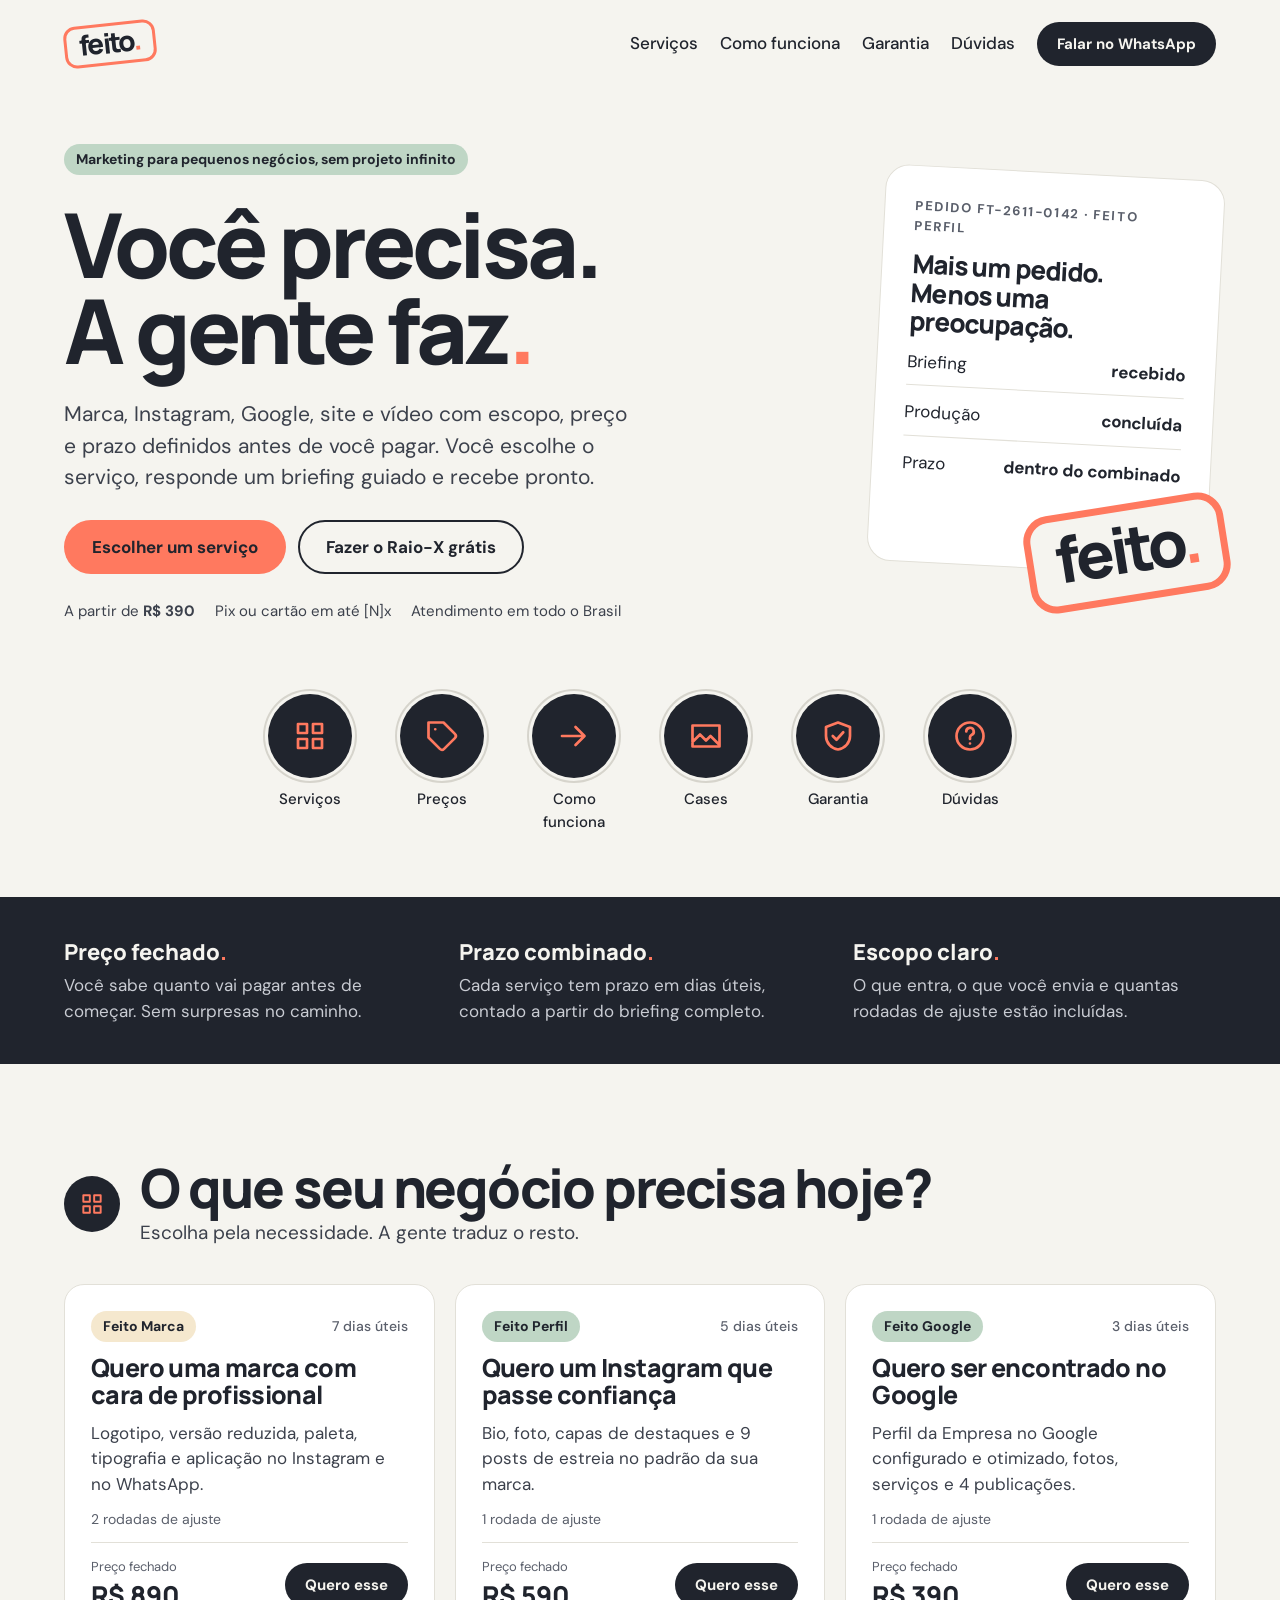
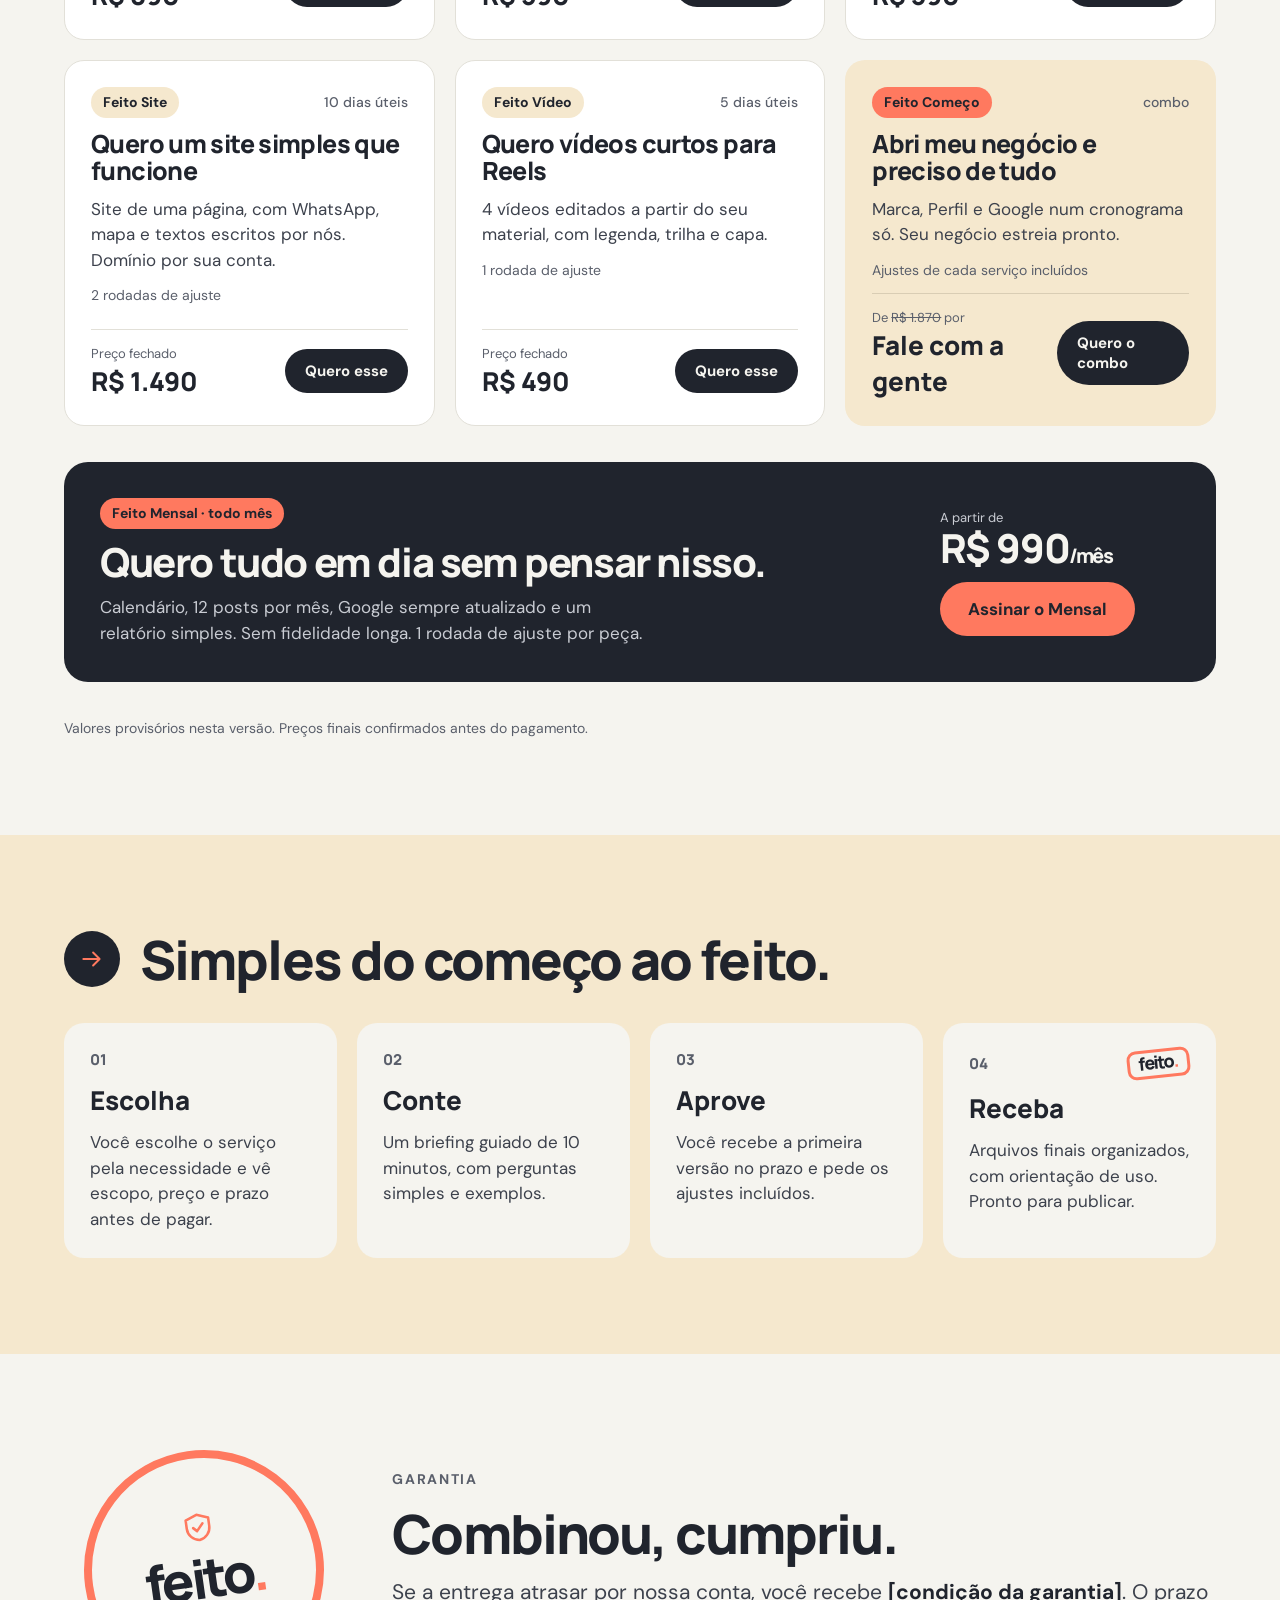
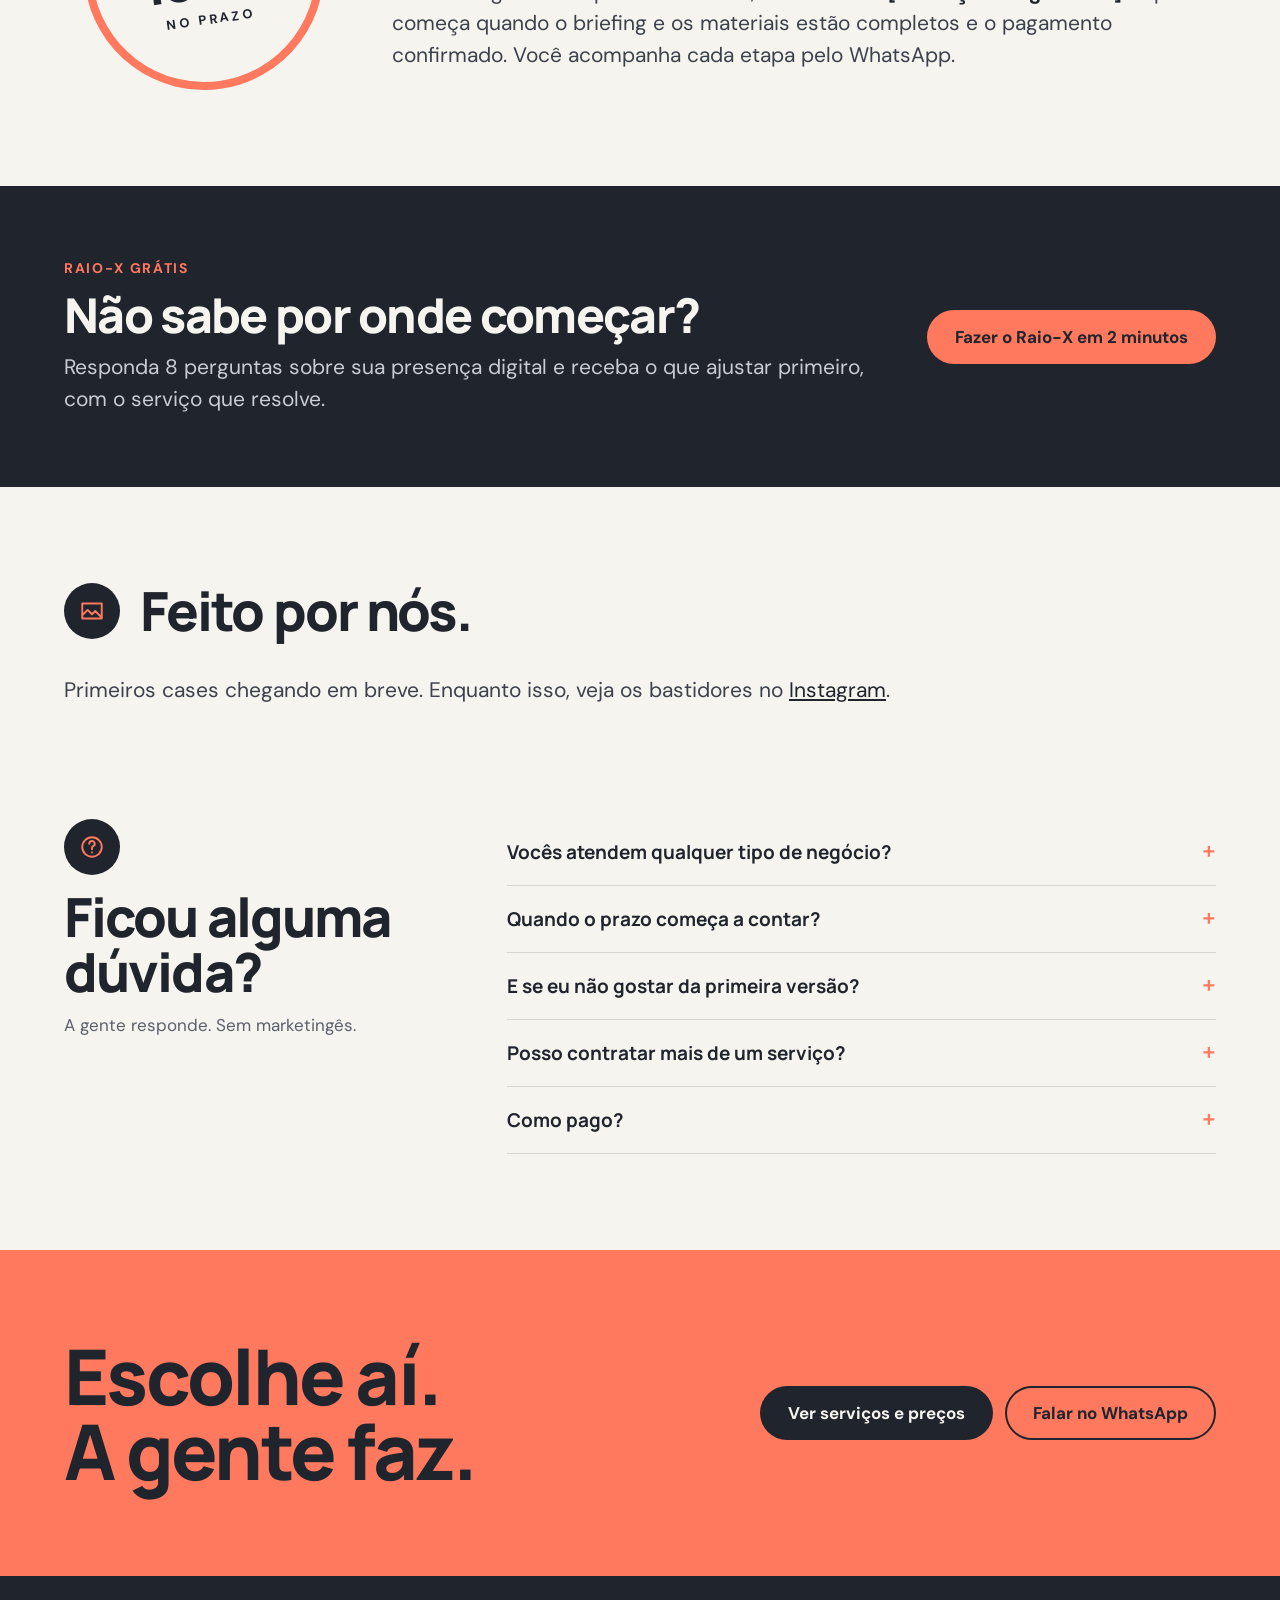
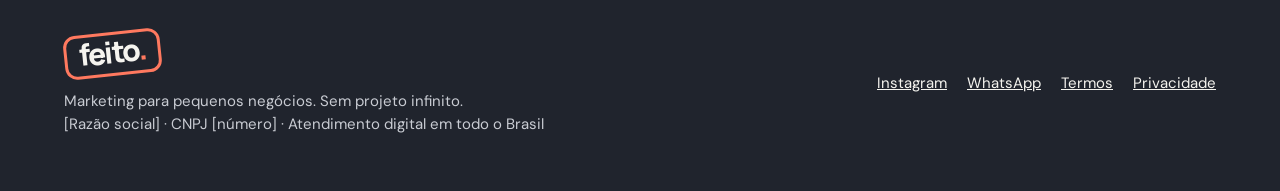
<file: index.html>
<!doctype html>
<html lang="pt-BR">
<head>
<meta charset="utf-8">
<meta name="viewport" content="width=device-width, initial-scale=1">
<title>Feito · Marketing para pequenos negócios com preço e prazo fechados</title>
<meta name="description" content="Marca, Instagram, Google, site e vídeo para pequenos negócios, com escopo, preço e prazo definidos antes de você pagar.">
<meta property="og:title" content="Feito · Você precisa. A gente faz.">
<meta property="og:description" content="Marketing para pequenos negócios com preço fechado e prazo combinado.">
<meta property="og:type" content="website">
<meta name="theme-color" content="#20242D">
<link rel="icon" href="assets/favicon.svg" type="image/svg+xml">
<link rel="preconnect" href="https://fonts.googleapis.com">
<link rel="preconnect" href="https://fonts.gstatic.com" crossorigin>
<link href="https://fonts.googleapis.com/css2?family=Manrope:wght@700;800&family=DM+Sans:wght@400;500;700&display=swap" rel="stylesheet">
<link rel="stylesheet" href="assets/style.css">
<script src="assets/config.js" defer></script>
<script src="assets/site.js" defer></script>
</head>
<body>

<header class="wrap site-header">
  <a href="#topo" class="carimbo" aria-label="Feito, início">feito<span class="ponto">.</span></a>
  <nav class="site-nav" aria-label="Principal">
    <a class="nav-link" href="#servicos">Serviços</a>
    <a class="nav-link" href="#como-funciona">Como funciona</a>
    <a class="nav-link" href="#garantia">Garantia</a>
    <a class="nav-link" href="#duvidas">Dúvidas</a>
    <a class="btn btn--escuro btn--sm" href="#" data-whats>Falar no WhatsApp</a>
  </nav>
</header>

<main id="topo">
  <section class="wrap hero">
    <div class="hero__texto">
      <span class="tag tag--salvia" style="align-self:flex-start">Marketing para pequenos negócios, sem projeto infinito</span>
      <h1 class="display h-hero">Você precisa.<br>A gente faz<span class="ponto">.</span></h1>
      <p class="lead" style="max-width:580px">Marca, Instagram, Google, site e vídeo com escopo, preço e prazo definidos antes de você pagar. Você escolhe o serviço, responde um briefing guiado e recebe pronto.</p>
      <div class="acoes">
        <a class="btn btn--coral" href="#servicos">Escolher um serviço</a>
        <a class="btn btn--contorno" href="raio-x.html">Fazer o Raio-X grátis</a>
      </div>
      <div class="confianca">
        <span>A partir de <b data-preco-minimo>R$ 390</b></span>
        <span>Pix ou cartão em até <span data-parcelas>[N]</span>x</span>
        <span>Atendimento em todo o Brasil</span>
      </div>
    </div>
    <div class="hero__visual" aria-hidden="true">
      <div class="pedido">
        <div class="pedido__card">
          <div class="eyebrow" style="font-size:13px">Pedido FT-2611-0142 · Feito Perfil</div>
          <div class="display" style="font-size:26px;line-height:1.1">Mais um pedido.<br>Menos uma preocupação.</div>
          <div class="pedido__linha"><span>Briefing</span><b>recebido</b></div>
          <div class="pedido__linha"><span>Produção</span><b>concluída</b></div>
          <div class="pedido__linha"><span>Prazo</span><b>dentro do combinado</b></div>
        </div>
        <div class="carimbo carimbo--g pedido__carimbo">feito<span class="ponto">.</span></div>
      </div>
    </div>
  </section>

  <nav class="wrap atalhos" aria-label="Atalhos">
    <a href="#servicos"><span class="ico ico--g"><svg viewBox="0 0 24 24" aria-hidden="true"><path d="M4 4h6v6H4zM14 4h6v6h-6zM4 14h6v6H4zM14 14h6v6h-6z"/></svg></span>Serviços</a>
    <a href="#servicos"><span class="ico ico--g"><svg viewBox="0 0 24 24" aria-hidden="true"><path d="M20.6 13.4l-7.2 7.2a2 2 0 0 1-2.8 0L3 13V3h10l7.6 7.6a2 2 0 0 1 0 2.8zM7.5 7.5h.01"/></svg></span>Preços</a>
    <a href="#como-funciona"><span class="ico ico--g"><svg viewBox="0 0 24 24" aria-hidden="true"><path d="M4 12h14M13 6l6 6-6 6"/></svg></span>Como funciona</a>
    <a href="#cases"><span class="ico ico--g"><svg viewBox="0 0 24 24" aria-hidden="true"><path d="M3 5h18v14H3zM3 16l5-5 4 4 3-3 6 6"/></svg></span>Cases</a>
    <a href="#garantia"><span class="ico ico--g"><svg viewBox="0 0 24 24" aria-hidden="true"><path d="M12 3l8 3v6c0 4.5-3.4 8.3-8 9-4.6-.7-8-4.5-8-9V6zM8.5 12l2.5 2.5 4.5-5"/></svg></span>Garantia</a>
    <a href="#duvidas"><span class="ico ico--g"><svg viewBox="0 0 24 24" aria-hidden="true"><path d="M12 21a9 9 0 1 0 0-18 9 9 0 0 0 0 18zM9.5 9a2.5 2.5 0 1 1 3.5 2.3c-.6.3-1 .9-1 1.6V14M12 17h.01"/></svg></span>Dúvidas</a>
  </nav>

  <section class="faixa-escura">
    <div class="wrap promessas">
      <div><h3>Preço fechado<span class="ponto">.</span></h3><p>Você sabe quanto vai pagar antes de começar. Sem surpresas no caminho.</p></div>
      <div><h3>Prazo combinado<span class="ponto">.</span></h3><p>Cada serviço tem prazo em dias úteis, contado a partir do briefing completo.</p></div>
      <div><h3>Escopo claro<span class="ponto">.</span></h3><p>O que entra, o que você envia e quantas rodadas de ajuste estão incluídas.</p></div>
    </div>
  </section>

  <section id="servicos" class="wrap secao">
    <div class="secao__titulo">
      <span class="ico"><svg viewBox="0 0 24 24" aria-hidden="true"><path d="M4 4h6v6H4zM14 4h6v6h-6zM4 14h6v6H4zM14 14h6v6h-6z"/></svg></span>
      <div>
        <h2 class="display h-sec">O que seu negócio precisa hoje?</h2>
        <p>Escolha pela necessidade. A gente traduz o resto.</p>
      </div>
    </div>
    <div class="grade-servicos" id="grade-servicos"></div>
    <noscript><p>Para ver os serviços e preços, ative o JavaScript ou fale com a gente pelo WhatsApp.</p></noscript>

    <article class="mensal" id="bloco-mensal">
      <div style="flex:999 1 460px;min-width:0;display:flex;flex-direction:column;gap:12px">
        <span class="tag tag--coral" style="align-self:flex-start" data-m="tag">Feito Mensal · todo mês</span>
        <h3 class="display" style="font-size:clamp(28px,3.4vw,40px);line-height:1.05" data-m="titulo">Quero tudo em dia sem pensar nisso.</h3>
        <p data-m="inclui"></p>
      </div>
      <div style="flex:1 1 240px;display:flex;flex-direction:column;gap:14px;align-items:flex-start">
        <div><div class="preco-rotulo" style="color:var(--claro-sobre-escuro)" data-m="rotulo">A partir de</div><div class="display" style="font-size:40px;line-height:1"><span data-m="preco"></span><span style="font-size:20px" data-m="sufixo"></span></div></div>
        <a class="btn btn--coral" href="contratar.html?s=mensal" data-m="cta">Assinar o Mensal</a>
      </div>
    </article>
    <p class="muted" style="margin:0;font-size:14px">Valores provisórios nesta versão. Preços finais confirmados antes do pagamento.</p>
  </section>

  <section id="como-funciona" class="faixa-creme">
    <div class="wrap secao">
      <div class="secao__titulo">
        <span class="ico"><svg viewBox="0 0 24 24" aria-hidden="true"><path d="M4 12h14M13 6l6 6-6 6"/></svg></span>
        <h2 class="display h-sec">Simples do começo ao feito.</h2>
      </div>
      <ol class="passos" style="list-style:none;margin:0;padding:0">
        <li class="passo"><div class="passo__topo">01</div><h3>Escolha</h3><p>Você escolhe o serviço pela necessidade e vê escopo, preço e prazo antes de pagar.</p></li>
        <li class="passo"><div class="passo__topo">02</div><h3>Conte</h3><p>Um briefing guiado de 10 minutos, com perguntas simples e exemplos.</p></li>
        <li class="passo"><div class="passo__topo">03</div><h3>Aprove</h3><p>Você recebe a primeira versão no prazo e pede os ajustes incluídos.</p></li>
        <li class="passo"><div class="passo__topo">04 <span class="carimbo" style="font-size:18px;border-radius:9px;padding:1px 8px 4px" aria-hidden="true">feito<span class="ponto">.</span></span></div><h3>Receba</h3><p>Arquivos finais organizados, com orientação de uso. Pronto para publicar.</p></li>
      </ol>
    </div>
  </section>

  <section id="garantia" class="wrap garantia">
    <div style="flex:1 1 280px;display:flex;justify-content:center">
      <div class="selo" aria-hidden="true">
        <svg viewBox="0 0 24 24"><path d="M12 3l8 3v6c0 4.5-3.4 8.3-8 9-4.6-.7-8-4.5-8-9V6zM8.5 12l2.5 2.5 4.5-5"/></svg>
        <div class="display" style="font-size:54px;letter-spacing:-0.06em;line-height:1">feito<span class="ponto">.</span></div>
        <div class="eyebrow" style="color:var(--grafite);font-size:13px;letter-spacing:0.22em">no prazo</div>
      </div>
    </div>
    <div style="flex:999 1 520px;min-width:0;display:flex;flex-direction:column;gap:16px">
      <div class="eyebrow">Garantia</div>
      <h2 class="display h-sec">Combinou, cumpriu.</h2>
      <p class="lead">Se a entrega atrasar por nossa conta, você recebe <b style="color:var(--grafite)" data-garantia>[condição da garantia]</b>. O prazo começa quando o briefing e os materiais estão completos e o pagamento confirmado. Você acompanha cada etapa pelo WhatsApp.</p>
    </div>
  </section>

  <section id="raiox" class="faixa-escura">
    <div class="wrap" style="padding-top:72px;padding-bottom:72px;display:flex;flex-wrap:wrap;gap:32px;align-items:center;justify-content:space-between">
      <div style="flex:999 1 520px;min-width:0;display:flex;flex-direction:column;gap:12px">
        <div class="eyebrow" style="color:var(--coral)">Raio-X grátis</div>
        <h2 class="display" style="font-size:clamp(32px,4vw,48px)">Não sabe por onde começar?</h2>
        <p class="lead" style="color:var(--claro-sobre-escuro)">Responda 8 perguntas sobre sua presença digital e receba o que ajustar primeiro, com o serviço que resolve.</p>
      </div>
      <a class="btn btn--coral" href="raio-x.html">Fazer o Raio-X em 2 minutos</a>
    </div>
  </section>

  <section id="cases" class="wrap secao" style="padding-bottom:48px">
    <div class="secao__titulo">
      <span class="ico"><svg viewBox="0 0 24 24" aria-hidden="true"><path d="M3 5h18v14H3zM3 16l5-5 4 4 3-3 6 6"/></svg></span>
      <h2 class="display h-sec">Feito por nós.</h2>
    </div>
    <p class="lead">Primeiros cases chegando em breve. Enquanto isso, veja os bastidores no <a href="#" data-instagram>Instagram</a>.</p>
  </section>

  <section id="duvidas" class="wrap faq">
    <div style="flex:1 1 300px;display:flex;flex-direction:column;gap:14px">
      <span class="ico"><svg viewBox="0 0 24 24" aria-hidden="true"><path d="M12 21a9 9 0 1 0 0-18 9 9 0 0 0 0 18zM9.5 9a2.5 2.5 0 1 1 3.5 2.3c-.6.3-1 .9-1 1.6V14M12 17h.01"/></svg></span>
      <h2 class="display h-sec">Ficou alguma dúvida?</h2>
      <p class="muted" style="margin:0">A gente responde. Sem marketingês.</p>
    </div>
    <div style="flex:2 1 520px;min-width:0">
      <details><summary>Vocês atendem qualquer tipo de negócio?</summary><p>Atendemos pequenos negócios e profissionais autônomos de todo o Brasil, com atendimento 100% digital.</p></details>
      <details><summary>Quando o prazo começa a contar?</summary><p>A partir do briefing completo, do envio dos materiais e da confirmação do pagamento.</p></details>
      <details><summary>E se eu não gostar da primeira versão?</summary><p>Cada serviço inclui as rodadas de ajuste indicadas. Ajustes além disso são orçados antes, com preço fechado.</p></details>
      <details><summary>Posso contratar mais de um serviço?</summary><p>Pode. O Feito Começo junta Marca, Perfil e Google com condição especial e cronograma único.</p></details>
      <details><summary>Como pago?</summary><p>Por Pix, cartão de crédito em até <span data-parcelas>[N]</span> vezes ou boleto, pelo Mercado Pago.</p></details>
    </div>
  </section>

  <section class="faixa-coral">
    <div class="wrap" style="padding-top:88px;padding-bottom:88px;display:flex;flex-wrap:wrap;gap:32px;align-items:center;justify-content:space-between">
      <h2 class="display" style="font-size:clamp(44px,6vw,80px);line-height:.98">Escolhe aí.<br>A gente faz.</h2>
      <div class="acoes">
        <a class="btn btn--escuro" href="#servicos">Ver serviços e preços</a>
        <a class="btn btn--contorno" href="#" data-whats>Falar no WhatsApp</a>
      </div>
    </div>
  </section>
</main>

<footer class="site-footer">
  <div class="wrap">
    <div style="display:flex;flex-direction:column;gap:14px">
      <span class="carimbo carimbo--claro" style="align-self:flex-start;font-size:30px">feito<span class="ponto">.</span></span>
      <div style="font-size:15px">Marketing para pequenos negócios. Sem projeto infinito.<br><span data-empresa></span> · Atendimento digital em todo o Brasil</div>
    </div>
    <nav class="links-rodape" aria-label="Rodapé">
      <a href="#" data-instagram>Instagram</a>
      <a href="#" data-whats>WhatsApp</a>
      <a href="termos.html">Termos</a>
      <a href="privacidade.html">Privacidade</a>
    </nav>
  </div>
</footer>

</body>
</html>
</file>
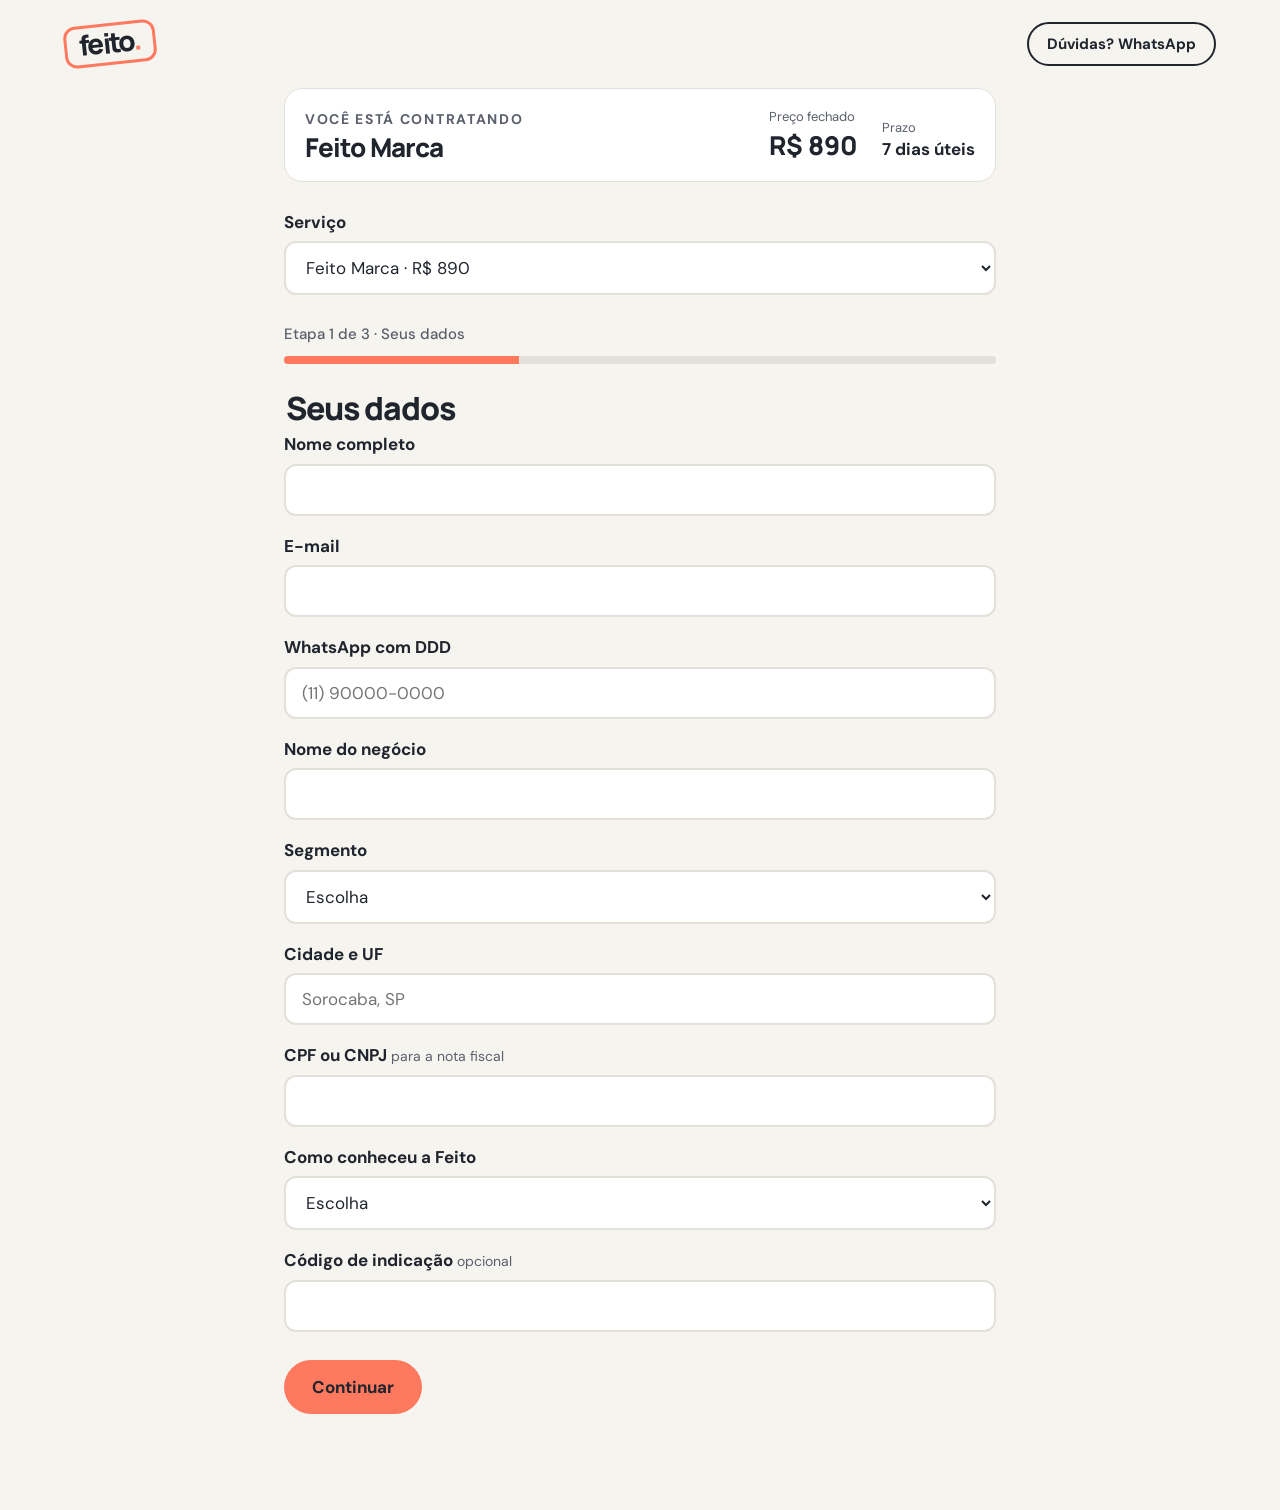
<file: contratar.html>
<!doctype html>
<html lang="pt-BR">
<head>
<meta charset="utf-8">
<meta name="viewport" content="width=device-width, initial-scale=1">
<title>Contratar · Feito</title>
<meta name="robots" content="noindex">
<meta name="theme-color" content="#20242D">
<link rel="icon" href="assets/favicon.svg" type="image/svg+xml">
<link rel="preconnect" href="https://fonts.googleapis.com">
<link rel="preconnect" href="https://fonts.gstatic.com" crossorigin>
<link href="https://fonts.googleapis.com/css2?family=Manrope:wght@700;800&family=DM+Sans:wght@400;500;700&display=swap" rel="stylesheet">
<link rel="stylesheet" href="assets/style.css">
<script src="assets/config.js" defer></script>
<script src="assets/site.js" defer></script>
<script src="assets/contratar.js" defer></script>
</head>
<body>

<header class="wrap site-header">
  <a href="index.html" class="carimbo" aria-label="Feito, voltar ao início">feito<span class="ponto">.</span></a>
  <nav class="site-nav" aria-label="Principal">
    <a class="btn btn--contorno btn--sm" href="#" data-whats="Oi! Estou contratando pelo site e tenho uma dúvida.">Dúvidas? WhatsApp</a>
  </nav>
</header>

<main class="narrow" style="padding-bottom:96px;display:flex;flex-direction:column;gap:28px">

  <div class="resumo-servico" id="resumo">
    <div style="display:flex;flex-direction:column;gap:4px">
      <span class="eyebrow">Você está contratando</span>
      <span class="display" style="font-size:26px" id="resumo-nome">Escolha um serviço</span>
    </div>
    <div style="display:flex;gap:24px;align-items:flex-end">
      <div><div class="preco-rotulo" id="resumo-rotulo">Preço fechado</div><div class="preco" id="resumo-preco">-</div></div>
      <div><div class="preco-rotulo">Prazo</div><div style="font-weight:700" id="resumo-prazo">-</div></div>
    </div>
  </div>

  <div class="campo" id="troca-servico">
    <label for="servico-select">Serviço</label>
    <select id="servico-select" class="input"></select>
  </div>

  <div style="display:flex;flex-direction:column;gap:10px">
    <div style="display:flex;justify-content:space-between;font-size:15px;color:var(--texto-3);font-weight:500"><span id="etapa-rotulo">Etapa 1 de 3 · Seus dados</span></div>
    <div class="progresso" role="progressbar" aria-label="Progresso do pedido" aria-valuemin="1" aria-valuemax="3" aria-valuenow="1"><div id="progresso" style="width:33%"></div></div>
  </div>

  <!-- Netlify Forms: todos os campos de todos os serviços precisam estar neste HTML
       para o Netlify reconhecê-los. Os blocos que não valem para o serviço escolhido
       ficam desativados e não são enviados. -->
  <form name="pedido" method="POST" data-netlify="true" netlify-honeypot="bot-field" id="form-pedido" novalidate>
    <input type="hidden" name="form-name" value="pedido">
    <p class="hp"><label>Não preencha: <input name="bot-field"></label></p>
    <input type="hidden" name="codigo">
    <input type="hidden" name="servico">
    <input type="hidden" name="preco">
    <input type="hidden" name="utm_source">
    <input type="hidden" name="utm_medium">
    <input type="hidden" name="utm_campaign">
    <input type="hidden" name="aceite_data">

    <!-- Etapa 1 -->
    <fieldset class="bloco" data-etapa="1">
      <legend class="display" style="font-size:32px;margin-bottom:8px">Seus dados</legend>
      <div class="campo"><label for="nome">Nome completo</label><input class="input" id="nome" name="nome" autocomplete="name" required></div>
      <div class="campo"><label for="email">E-mail</label><input class="input" id="email" name="email" type="email" autocomplete="email" required></div>
      <div class="campo"><label for="whatsapp">WhatsApp com DDD</label><input class="input" id="whatsapp" name="whatsapp" type="tel" autocomplete="tel" placeholder="(11) 90000-0000" required pattern="[\d\s()+-]{10,}"></div>
      <div class="campo"><label for="negocio">Nome do negócio</label><input class="input" id="negocio" name="negocio" autocomplete="organization" required></div>
      <div class="campo"><label for="segmento">Segmento</label>
        <select class="input" id="segmento" name="segmento" required>
          <option value="">Escolha</option>
          <option>Saúde e clínicas</option><option>Pet</option><option>Beleza e estética</option><option>Alimentação</option><option>Serviços residenciais</option><option>Varejo</option><option>Profissional autônomo</option><option>Outro</option>
        </select>
      </div>
      <div class="campo"><label for="cidade">Cidade e UF</label><input class="input" id="cidade" name="cidade" autocomplete="address-level2" placeholder="Sorocaba, SP" required></div>
      <div class="campo"><label for="documento">CPF ou CNPJ <span class="ajuda">para a nota fiscal</span></label><input class="input" id="documento" name="documento" inputmode="numeric" required></div>
      <div class="campo"><label for="origem">Como conheceu a Feito</label>
        <select class="input" id="origem" name="como_conheceu">
          <option value="">Escolha</option><option>Google</option><option>Instagram</option><option>Indicação de cliente</option><option>Indicação de parceiro</option><option>Outro</option>
        </select>
      </div>
      <div class="campo"><label for="ref">Código de indicação <span class="ajuda">opcional</span></label><input class="input" id="ref" name="codigo_indicacao"></div>
    </fieldset>

    <!-- Etapa 2: blocos por serviço -->
    <div data-etapa="2" hidden class="bloco">
      <h2 class="display" style="font-size:32px">Briefing</h2>
      <p class="muted" style="margin:-8px 0 0">Responda do seu jeito. Se tiver dúvida em alguma pergunta, escreva "não sei" que a gente ajuda.</p>

      <fieldset class="bloco" data-servicos="marca comeco">
        <legend class="eyebrow" style="margin-bottom:4px">Marca</legend>
        <div class="campo"><label for="marca_vende">O que o negócio vende?</label><textarea class="input" id="marca_vende" name="marca_vende" required></textarea></div>
        <div class="campo"><label for="marca_cliente">Quem é o cliente ideal?</label><input class="input" id="marca_cliente" name="marca_cliente" required></div>
        <div class="campo"><label for="marca_palavras">Três palavras que descrevem como quer ser percebido</label><input class="input" id="marca_palavras" name="marca_palavras" placeholder="próximo, confiável, moderno" required></div>
        <div class="campo"><label for="marca_cores">Cores que gosta e cores que não quer</label><input class="input" id="marca_cores" name="marca_cores"></div>
        <div class="campo"><label for="marca_ref">Links de marcas de referência <span class="ajuda">até 3</span></label><textarea class="input" id="marca_ref" name="marca_referencias"></textarea></div>
        <div class="campo"><label for="marca_conc">Principais concorrentes</label><input class="input" id="marca_conc" name="marca_concorrentes"></div>
        <fieldset class="campo"><legend>Onde a marca vai aparecer</legend>
          <div class="opcoes">
            <label><input type="checkbox" name="marca_usos" value="Instagram">Instagram</label>
            <label><input type="checkbox" name="marca_usos" value="Fachada">Fachada</label>
            <label><input type="checkbox" name="marca_usos" value="Uniforme">Uniforme</label>
            <label><input type="checkbox" name="marca_usos" value="Embalagem">Embalagem</label>
            <label><input type="checkbox" name="marca_usos" value="Site">Site</label>
            <label><input type="checkbox" name="marca_usos" value="Cartão">Cartão</label>
          </div>
        </fieldset>
        <div class="campo"><label for="marca_atual">Já tem logotipo? Cole o link do arquivo <span class="ajuda">Google Drive, Dropbox ou similar; opcional</span></label><input class="input" id="marca_atual" name="marca_logo_atual" type="url" placeholder="https://"></div>
      </fieldset>

      <fieldset class="bloco" data-servicos="perfil comeco mensal">
        <legend class="eyebrow" style="margin-bottom:4px">Instagram</legend>
        <div class="campo"><label for="perfil_at">@ do Instagram</label><input class="input" id="perfil_at" name="perfil_arroba" placeholder="@seunegocio" required></div>
        <div class="campo"><label for="perfil_obj">Objetivo principal do perfil</label>
          <select class="input" id="perfil_obj" name="perfil_objetivo" required><option value="">Escolha</option><option>Vender pelo direct</option><option>Agendar atendimentos</option><option>Mostrar portfólio</option><option>Gerar confiança</option></select></div>
        <div class="campo"><label for="perfil_dest">Serviços ou produtos para destacar</label><textarea class="input" id="perfil_dest" name="perfil_destaques" required></textarea></div>
        <div class="campo"><label for="perfil_tom">Tom desejado</label>
          <select class="input" id="perfil_tom" name="perfil_tom"><option value="">Escolha</option><option>Próximo</option><option>Sofisticado</option><option>Divertido</option><option>Técnico</option></select></div>
        <div class="campo"><label for="perfil_fotos">Link da pasta com fotos do negócio <span class="ajuda">até 15 fotos</span></label><input class="input" id="perfil_fotos" name="perfil_fotos" type="url" placeholder="https://"></div>
        <p class="aviso" style="margin:0">Nunca pedimos sua senha. O acesso ao perfil é feito por convite no Meta Business, e explicamos como depois do pedido.</p>
      </fieldset>

      <fieldset class="bloco" data-servicos="google comeco mensal">
        <legend class="eyebrow" style="margin-bottom:4px">Google</legend>
        <fieldset class="campo"><legend>Onde você atende?</legend>
          <div class="opcoes">
            <label><input type="radio" name="google_atendimento" value="Endereço fixo" required>Endereço fixo</label>
            <label><input type="radio" name="google_atendimento" value="Na casa do cliente">Na casa do cliente</label>
            <label><input type="radio" name="google_atendimento" value="Os dois">Os dois</label>
          </div>
        </fieldset>
        <div class="campo"><label for="google_end">Endereço ou área de atendimento</label><input class="input" id="google_end" name="google_endereco" required></div>
        <div class="campo"><label for="google_hor">Horário de funcionamento</label><input class="input" id="google_hor" name="google_horario" placeholder="Seg a sex, 9h às 18h" required></div>
        <div class="campo"><label for="google_tel">Telefone público</label><input class="input" id="google_tel" name="google_telefone" type="tel"></div>
        <div class="campo"><label for="google_serv">Lista de serviços</label><textarea class="input" id="google_serv" name="google_servicos"></textarea></div>
        <div class="campo"><label for="google_link">Já existe perfil no Google? Cole o link <span class="ajuda">opcional</span></label><input class="input" id="google_link" name="google_perfil_atual" type="url" placeholder="https://"></div>
      </fieldset>

      <fieldset class="bloco" data-servicos="site">
        <legend class="eyebrow" style="margin-bottom:4px">Site</legend>
        <div class="campo"><label for="site_dom">Já tem domínio? Qual? <span class="ajuda">deixe em branco se não tiver</span></label><input class="input" id="site_dom" name="site_dominio" placeholder="seunegocio.com.br"></div>
        <fieldset class="campo"><legend>Seções desejadas</legend>
          <div class="opcoes">
            <label><input type="checkbox" name="site_secoes" value="Sobre">Sobre</label>
            <label><input type="checkbox" name="site_secoes" value="Serviços">Serviços</label>
            <label><input type="checkbox" name="site_secoes" value="Depoimentos">Depoimentos</label>
            <label><input type="checkbox" name="site_secoes" value="Galeria">Galeria</label>
            <label><input type="checkbox" name="site_secoes" value="Mapa">Mapa</label>
            <label><input type="checkbox" name="site_secoes" value="Contato">Contato</label>
          </div>
        </fieldset>
        <div class="campo"><label for="site_txt">Textos que já existem <span class="ajuda">opcional</span></label><textarea class="input" id="site_txt" name="site_textos"></textarea></div>
        <div class="campo"><label for="site_mat">Link da pasta com logotipo e fotos</label><input class="input" id="site_mat" name="site_materiais" type="url" placeholder="https://"></div>
        <div class="campo"><label for="site_cont">WhatsApp e endereço que vão aparecer no site</label><input class="input" id="site_cont" name="site_contato" required></div>
      </fieldset>

      <fieldset class="bloco" data-servicos="video">
        <legend class="eyebrow" style="margin-bottom:4px">Vídeo</legend>
        <div class="campo"><label for="video_mat">Link da pasta com o material bruto</label><input class="input" id="video_mat" name="video_material" type="url" placeholder="https://" required></div>
        <div class="campo"><label for="video_obj">Objetivo dos vídeos</label><input class="input" id="video_obj" name="video_objetivo" required></div>
        <div class="campo"><label for="video_ref">Referência de estilo <span class="ajuda">link opcional</span></label><input class="input" id="video_ref" name="video_referencia" type="url" placeholder="https://"></div>
        <fieldset class="campo"><legend>Quer legendas?</legend>
          <div class="opcoes">
            <label><input type="radio" name="video_legendas" value="Sim" required>Sim</label>
            <label><input type="radio" name="video_legendas" value="Não">Não</label>
          </div>
        </fieldset>
      </fieldset>

      <fieldset class="bloco" data-servicos="mensal">
        <legend class="eyebrow" style="margin-bottom:4px">Acompanhamento mensal</legend>
        <div class="campo"><label for="mensal_obj">Objetivos para os próximos 3 meses</label><textarea class="input" id="mensal_obj" name="mensal_objetivos" required></textarea></div>
        <div class="campo"><label for="mensal_temas">Temas obrigatórios e temas proibidos</label><textarea class="input" id="mensal_temas" name="mensal_temas"></textarea></div>
        <div class="campo"><label for="mensal_aprov">Quem aprova as publicações? Nome e WhatsApp</label><input class="input" id="mensal_aprov" name="mensal_aprovador" required></div>
      </fieldset>
    </div>

    <!-- Etapa 3 -->
    <fieldset class="bloco" data-etapa="3" hidden>
      <legend class="display" style="font-size:32px;margin-bottom:8px">Revisão e aceite</legend>
      <div class="aviso" id="revisao"></div>
      <label class="check"><input type="checkbox" name="aceite_termos" value="sim" required><span>Li e aceito os <a href="termos.html" target="_blank" rel="noopener">Termos de contratação</a>, incluindo escopo, rodadas de ajuste, prazo e garantia.</span></label>
      <label class="check"><input type="checkbox" name="aceite_dados" value="sim" required><span>Autorizo a Feito a tratar meus dados para executar este serviço, conforme a <a href="privacidade.html" target="_blank" rel="noopener">Política de privacidade</a>.</span></label>
      <label class="check"><input type="checkbox" name="aceite_novidades" value="sim"><span>Quero receber novidades e ofertas da Feito.</span></label>
    </fieldset>

    <p class="erro" id="erro" role="alert" hidden></p>

    <div class="acoes" style="margin-top:28px">
      <button type="button" class="btn btn--coral" id="btn-avancar">Continuar</button>
      <button type="submit" class="btn btn--coral" id="btn-enviar" hidden>Ir para o pagamento</button>
      <button type="button" class="link-btn" id="btn-voltar" hidden>Voltar</button>
    </div>
  </form>
</main>

</body>
</html>
</file>
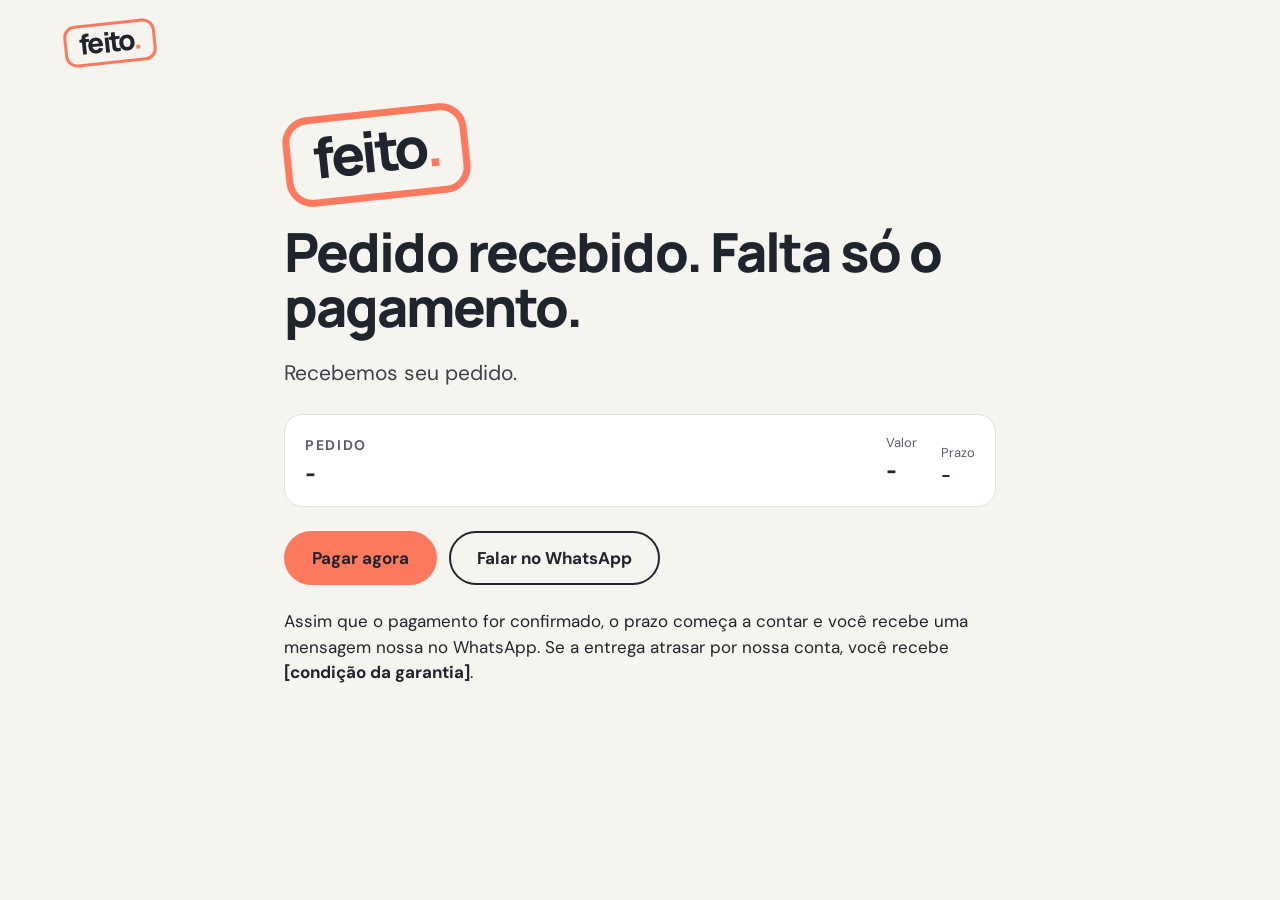
<file: obrigado.html>
<!doctype html>
<html lang="pt-BR">
<head>
<meta charset="utf-8">
<meta name="viewport" content="width=device-width, initial-scale=1">
<title>Pedido recebido · Feito</title>
<meta name="robots" content="noindex">
<meta name="theme-color" content="#20242D">
<link rel="icon" href="assets/favicon.svg" type="image/svg+xml">
<link rel="preconnect" href="https://fonts.googleapis.com">
<link rel="preconnect" href="https://fonts.gstatic.com" crossorigin>
<link href="https://fonts.googleapis.com/css2?family=Manrope:wght@700;800&family=DM+Sans:wght@400;500;700&display=swap" rel="stylesheet">
<link rel="stylesheet" href="assets/style.css">
<script src="assets/config.js" defer></script>
<script src="assets/site.js" defer></script>
</head>
<body>

<header class="wrap site-header">
  <a href="index.html" class="carimbo" aria-label="Feito, voltar ao início">feito<span class="ponto">.</span></a>
</header>

<main class="narrow" style="padding-top:24px;padding-bottom:96px;display:flex;flex-direction:column;gap:24px">
  <span class="carimbo carimbo--g" style="align-self:flex-start;font-size:56px" aria-hidden="true">feito<span class="ponto">.</span></span>
  <h1 class="display h-sec">Pedido recebido. Falta só o pagamento.</h1>
  <p class="lead" id="saudacao">Recebemos seu pedido.</p>

  <div class="resumo-servico">
    <div style="display:flex;flex-direction:column;gap:4px">
      <span class="eyebrow" id="codigo">Pedido</span>
      <span class="display" style="font-size:26px" id="nome-servico">-</span>
    </div>
    <div style="display:flex;gap:24px;align-items:flex-end">
      <div><div class="preco-rotulo">Valor</div><div class="preco" id="valor">-</div></div>
      <div><div class="preco-rotulo">Prazo</div><div style="font-weight:700" id="prazo">-</div></div>
    </div>
  </div>

  <div class="acoes">
    <a class="btn btn--coral" id="btn-pagar" href="#" target="_blank" rel="noopener">Pagar agora</a>
    <a class="btn btn--contorno" id="btn-whats" href="#" target="_blank" rel="noopener">Falar no WhatsApp</a>
  </div>
  <p class="muted" id="sem-link" hidden style="margin:0">O link de pagamento deste serviço é enviado pelo WhatsApp. Toque em "Falar no WhatsApp" com o código do pedido.</p>

  <p style="margin:0">Assim que o pagamento for confirmado, o prazo começa a contar e você recebe uma mensagem nossa no WhatsApp. Se a entrega atrasar por nossa conta, você recebe <b data-garantia>[condição da garantia]</b>.</p>

  <section class="aviso" id="meta-business" hidden>
    <h2 class="display" style="font-size:22px;margin:0 0 8px">Como dar acesso ao seu Instagram, sem senha</h2>
    <p style="margin:0">O acesso é feito por convite na central de negócios da Meta (business.facebook.com), usando a conta que administra seu Instagram. Mandamos o passo a passo atualizado e o e-mail para o convite pelo WhatsApp. Nunca peça nem envie senha.</p>
  </section>
</main>

<script>
document.addEventListener('DOMContentLoaded', function () {
  var F = window.FEITO;
  var p = new URLSearchParams(location.search);
  var s = F.servico(p.get('s'));
  var codigo = (p.get('c') || '').replace(/[^A-Z0-9-]/gi, '');
  var nome = (p.get('n') || '').slice(0, 40);
  if (nome) document.getElementById('saudacao').textContent = 'Obrigado, ' + nome + '. Recebemos seu pedido e o briefing.';
  if (codigo) document.getElementById('codigo').textContent = 'Pedido ' + codigo;
  if (!s) return;
  document.getElementById('nome-servico').textContent = s.nome;
  document.getElementById('valor').textContent = s.preco ? F.formatarPreco(s.preco) + (s.sufixo || '') : 'a combinar';
  document.getElementById('prazo').textContent = s.prazoDias ? s.prazoDias + ' dias úteis' : 'mensal';
  document.getElementById('btn-whats').href = F.linkWhats('Oi! Acabei de fazer o pedido ' + codigo + ' (' + s.nome + ') pelo site.');
  var pagar = document.getElementById('btn-pagar');
  if (s.linkPagamento) pagar.href = s.linkPagamento;
  else { pagar.hidden = true; document.getElementById('sem-link').hidden = false; }
  if (['perfil', 'comeco', 'mensal'].indexOf(s.slug) >= 0) document.getElementById('meta-business').hidden = false;
});
</script>
</body>
</html>
</file>
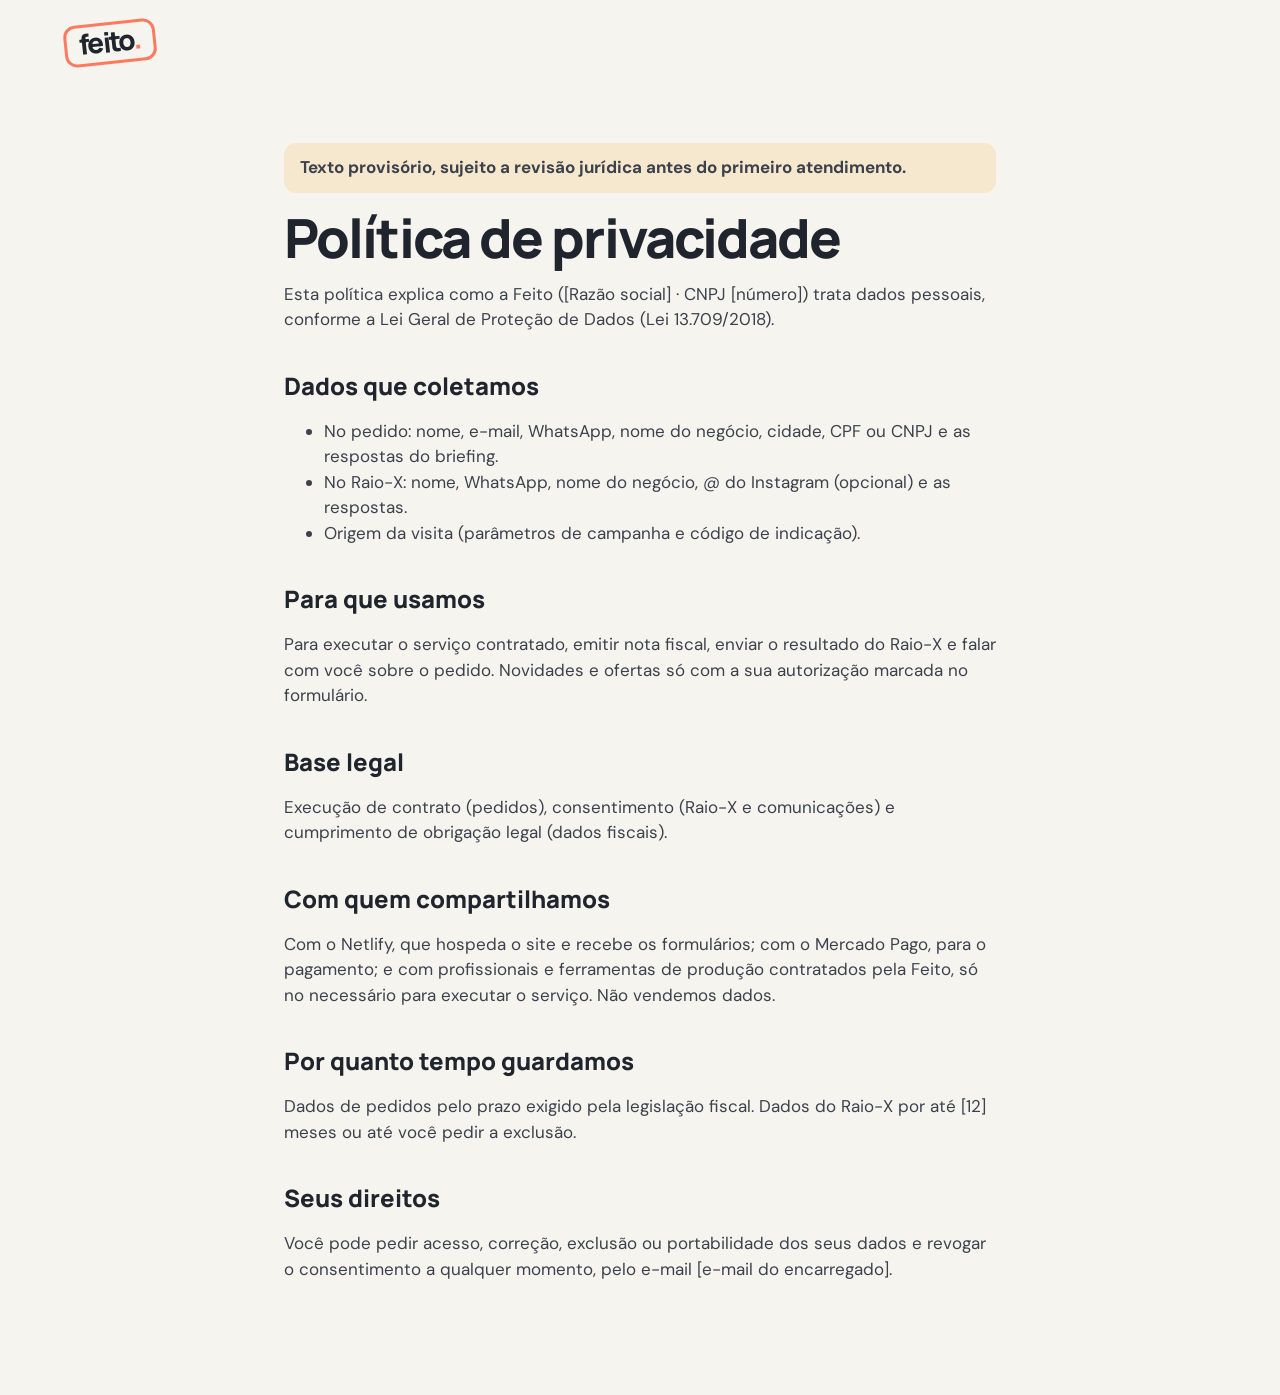
<file: privacidade.html>
<!doctype html>
<html lang="pt-BR">
<head>
<meta charset="utf-8">
<meta name="viewport" content="width=device-width, initial-scale=1">
<title>Política de privacidade · Feito</title>
<meta name="theme-color" content="#20242D">
<link rel="icon" href="assets/favicon.svg" type="image/svg+xml">
<link rel="preconnect" href="https://fonts.googleapis.com">
<link rel="preconnect" href="https://fonts.gstatic.com" crossorigin>
<link href="https://fonts.googleapis.com/css2?family=Manrope:wght@700;800&family=DM+Sans:wght@400;500;700&display=swap" rel="stylesheet">
<link rel="stylesheet" href="assets/style.css">
<script src="assets/config.js" defer></script>
<script src="assets/site.js" defer></script>
</head>
<body>
<header class="wrap site-header">
  <a href="index.html" class="carimbo" aria-label="Feito, voltar ao início">feito<span class="ponto">.</span></a>
</header>
<main class="narrow legal">
  <p class="faixa-aviso">Texto provisório, sujeito a revisão jurídica antes do primeiro atendimento.</p>
  <h1 class="display h-sec">Política de privacidade</h1>
  <p>Esta política explica como a Feito (<span data-empresa></span>) trata dados pessoais, conforme a Lei Geral de Proteção de Dados (Lei 13.709/2018).</p>

  <h2>Dados que coletamos</h2>
  <ul>
    <li>No pedido: nome, e-mail, WhatsApp, nome do negócio, cidade, CPF ou CNPJ e as respostas do briefing.</li>
    <li>No Raio-X: nome, WhatsApp, nome do negócio, @ do Instagram (opcional) e as respostas.</li>
    <li>Origem da visita (parâmetros de campanha e código de indicação).</li>
  </ul>

  <h2>Para que usamos</h2>
  <p>Para executar o serviço contratado, emitir nota fiscal, enviar o resultado do Raio-X e falar com você sobre o pedido. Novidades e ofertas só com a sua autorização marcada no formulário.</p>

  <h2>Base legal</h2>
  <p>Execução de contrato (pedidos), consentimento (Raio-X e comunicações) e cumprimento de obrigação legal (dados fiscais).</p>

  <h2>Com quem compartilhamos</h2>
  <p>Com o Netlify, que hospeda o site e recebe os formulários; com o Mercado Pago, para o pagamento; e com profissionais e ferramentas de produção contratados pela Feito, só no necessário para executar o serviço. Não vendemos dados.</p>

  <h2>Por quanto tempo guardamos</h2>
  <p>Dados de pedidos pelo prazo exigido pela legislação fiscal. Dados do Raio-X por até [12] meses ou até você pedir a exclusão.</p>

  <h2>Seus direitos</h2>
  <p>Você pode pedir acesso, correção, exclusão ou portabilidade dos seus dados e revogar o consentimento a qualquer momento, pelo e-mail <span data-email-privacidade>[e-mail do encarregado]</span>.</p>
</main>
</body>
</html>
</file>
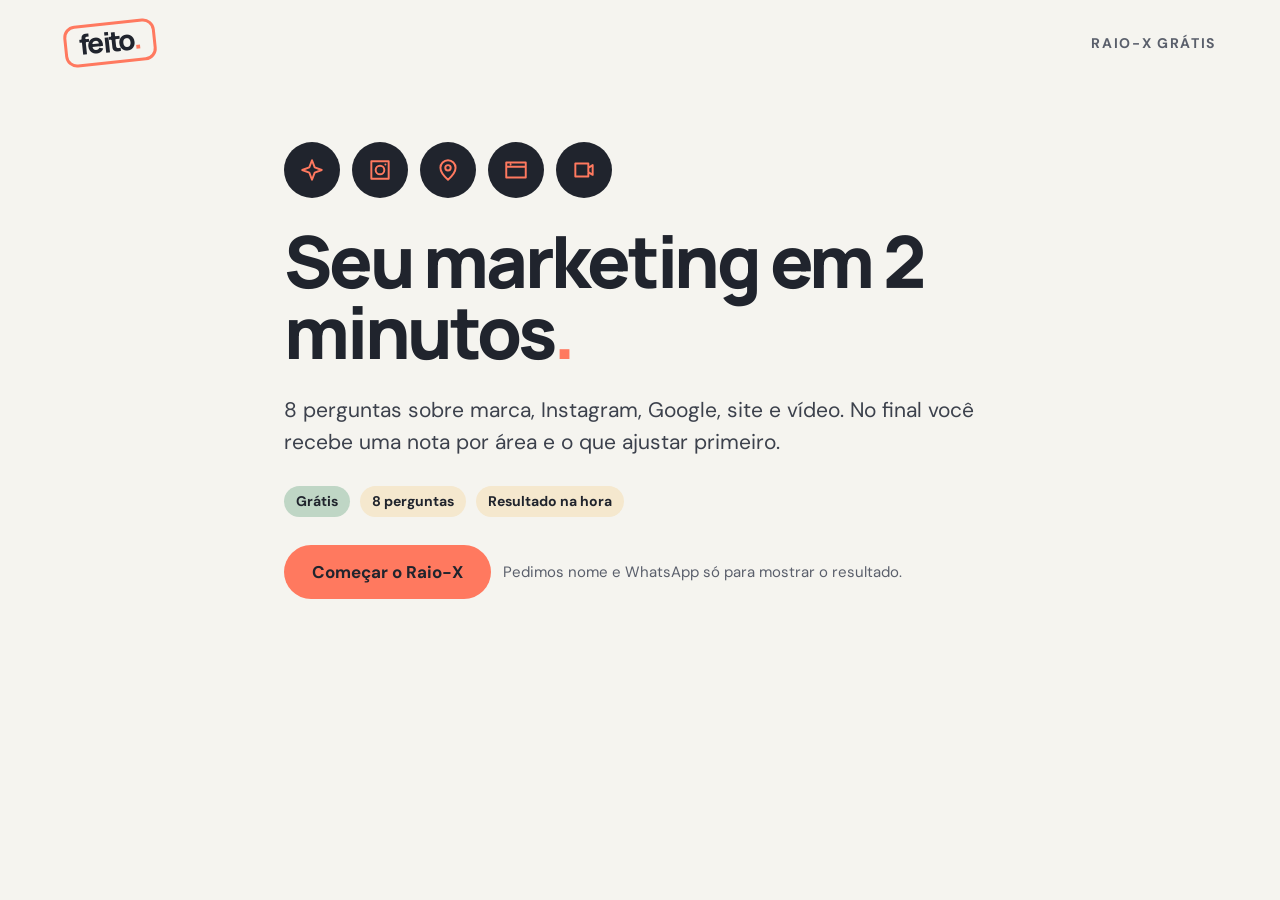
<file: raio-x.html>
<!doctype html>
<html lang="pt-BR">
<head>
<meta charset="utf-8">
<meta name="viewport" content="width=device-width, initial-scale=1">
<title>Raio-X grátis do seu marketing em 2 minutos · Feito</title>
<meta name="description" content="Responda 8 perguntas sobre marca, Instagram, Google, site e vídeo e receba uma nota por área e o que ajustar primeiro.">
<meta name="theme-color" content="#20242D">
<link rel="icon" href="assets/favicon.svg" type="image/svg+xml">
<link rel="preconnect" href="https://fonts.googleapis.com">
<link rel="preconnect" href="https://fonts.gstatic.com" crossorigin>
<link href="https://fonts.googleapis.com/css2?family=Manrope:wght@700;800&family=DM+Sans:wght@400;500;700&display=swap" rel="stylesheet">
<link rel="stylesheet" href="assets/style.css">
<script src="assets/config.js" defer></script>
<script src="assets/site.js" defer></script>
<script src="assets/raio-x.js" defer></script>
</head>
<body>

<header class="wrap site-header">
  <a href="index.html" class="carimbo" aria-label="Feito, voltar ao início">feito<span class="ponto">.</span></a>
  <span class="eyebrow">Raio-X grátis</span>
</header>

<main class="narrow" style="padding-top:24px;padding-bottom:96px">

  <section id="tela-intro" style="display:flex;flex-direction:column;gap:28px;padding-top:32px">
    <div style="display:flex;gap:12px" aria-hidden="true">
      <span class="ico"><svg viewBox="0 0 24 24"><path d="M12 3l2.5 6.5L21 12l-6.5 2.5L12 21l-2.5-6.5L3 12l6.5-2.5z"/></svg></span>
      <span class="ico"><svg viewBox="0 0 24 24"><path d="M4 4h16v16H4zM12 16a4 4 0 1 0 0-8 4 4 0 0 0 0 8zM17 7h.01"/></svg></span>
      <span class="ico"><svg viewBox="0 0 24 24"><path d="M12 21s-7-6.1-7-11a7 7 0 1 1 14 0c0 4.9-7 11-7 11zM12 12.5a2.5 2.5 0 1 0 0-5 2.5 2.5 0 0 0 0 5z"/></svg></span>
      <span class="ico"><svg viewBox="0 0 24 24"><path d="M3 5h18v14H3zM3 9h18M7 7h.01"/></svg></span>
      <span class="ico"><svg viewBox="0 0 24 24"><path d="M4 6h12v12H4zM16 10l4-2.5v9L16 14"/></svg></span>
    </div>
    <h1 class="display" style="font-size:clamp(42px,6vw,72px);line-height:.98;letter-spacing:-0.045em">Seu marketing em 2 minutos<span class="ponto">.</span></h1>
    <p class="lead">8 perguntas sobre marca, Instagram, Google, site e vídeo. No final você recebe uma nota por área e o que ajustar primeiro.</p>
    <div style="display:flex;flex-wrap:wrap;gap:10px">
      <span class="tag tag--salvia">Grátis</span><span class="tag">8 perguntas</span><span class="tag">Resultado na hora</span>
    </div>
    <div class="acoes">
      <button type="button" class="btn btn--coral" id="btn-comecar">Começar o Raio-X</button>
      <span class="muted" style="font-size:15px">Pedimos nome e WhatsApp só para mostrar o resultado.</span>
    </div>
  </section>

  <section id="tela-pergunta" hidden style="display:flex;flex-direction:column;gap:28px">
    <div style="display:flex;flex-direction:column;gap:10px">
      <div style="display:flex;justify-content:space-between;font-size:15px;color:var(--texto-3);font-weight:500"><span id="q-num">Pergunta 1 de 8</span><span id="q-area"></span></div>
      <div class="progresso" role="progressbar" aria-label="Progresso do Raio-X" aria-valuemin="1" aria-valuemax="8" aria-valuenow="1"><div id="q-progresso"></div></div>
    </div>
    <div style="display:flex;gap:18px;align-items:flex-start">
      <span class="ico" aria-hidden="true"><svg viewBox="0 0 24 24"><path id="q-icone" d=""/></svg></span>
      <h1 class="display" id="q-texto" style="font-size:clamp(28px,3.6vw,40px);line-height:1.1;letter-spacing:-0.03em" tabindex="-1"></h1>
    </div>
    <div id="q-opcoes" style="display:flex;flex-direction:column;gap:12px"></div>
    <div><button type="button" class="link-btn" id="btn-voltar-q">Voltar</button></div>
  </section>

  <section id="tela-cadastro" hidden style="display:flex;flex-direction:column;gap:24px;padding-top:16px">
    <span class="carimbo carimbo--g" style="align-self:flex-start;font-size:48px;border-width:5px;border-radius:18px;padding:4px 18px 10px" aria-hidden="true">pronto<span class="ponto">.</span></span>
    <h1 class="display h-sec" tabindex="-1" id="cad-titulo">Seu Raio-X está pronto.</h1>
    <p class="lead">Diga para quem é o resultado. A gente também manda uma cópia no seu WhatsApp.</p>
    <form name="raio-x" method="POST" data-netlify="true" netlify-honeypot="bot-field" id="form-raiox" class="bloco">
      <input type="hidden" name="form-name" value="raio-x">
      <p class="hp"><label>Não preencha: <input name="bot-field"></label></p>
      <input type="hidden" name="nota_geral">
      <input type="hidden" name="nota_marca">
      <input type="hidden" name="nota_instagram">
      <input type="hidden" name="nota_google">
      <input type="hidden" name="nota_site">
      <input type="hidden" name="nota_video">
      <input type="hidden" name="servico_recomendado">
      <input type="hidden" name="respostas">
      <input type="hidden" name="utm_source">
      <input type="hidden" name="utm_medium">
      <input type="hidden" name="utm_campaign">
      <input type="hidden" name="codigo_indicacao">
      <div class="campo"><label for="rx-nome">Seu nome</label><input class="input" id="rx-nome" name="nome" autocomplete="given-name" required minlength="2"></div>
      <div class="campo"><label for="rx-wa">WhatsApp com DDD</label><input class="input" id="rx-wa" name="whatsapp" type="tel" autocomplete="tel" placeholder="(11) 90000-0000" required pattern="[\d\s()+-]{10,}"></div>
      <div class="campo"><label for="rx-neg">Nome do negócio</label><input class="input" id="rx-neg" name="negocio" autocomplete="organization"></div>
      <div class="campo"><label for="rx-ig">@ do Instagram <span class="ajuda">opcional</span></label><input class="input" id="rx-ig" name="instagram" placeholder="@seunegocio"></div>
      <label class="check"><input type="checkbox" name="consentimento" value="sim" required><span>Autorizo a Feito a usar esses dados para enviar meu resultado e entrar em contato, conforme a <a href="privacidade.html" target="_blank" rel="noopener">Política de privacidade</a>.</span></label>
      <p class="erro" id="rx-erro" role="alert" hidden></p>
      <div class="acoes">
        <button type="submit" class="btn btn--coral" id="btn-resultado">Ver meu resultado</button>
        <button type="button" class="link-btn" id="btn-voltar-cad">Voltar</button>
      </div>
    </form>
  </section>

  <section id="tela-resultado" hidden style="display:flex;flex-direction:column;gap:36px">
    <div style="display:flex;flex-wrap:wrap;gap:32px;align-items:center">
      <div class="nota" aria-hidden="true"><div class="display" style="font-size:72px;line-height:1" id="r-nota">0</div><div class="eyebrow" style="color:var(--grafite);letter-spacing:.16em">de 100</div></div>
      <div style="flex:1 1 300px;display:flex;flex-direction:column;gap:8px">
        <div class="eyebrow" id="r-quem">Raio-X</div>
        <h1 class="display h-sec" id="r-faixa" tabindex="-1"></h1>
        <p class="lead" id="r-texto"></p>
        <p class="sr-only" id="r-nota-sr"></p>
      </div>
    </div>

    <div class="card" style="gap:18px">
      <h2 class="display" style="font-size:24px">Nota por área</h2>
      <div id="r-areas" style="display:flex;flex-direction:column;gap:16px"></div>
    </div>

    <div style="display:flex;flex-direction:column;gap:14px">
      <h2 class="display" style="font-size:24px">O que ajustar primeiro</h2>
      <div id="r-dicas" style="display:flex;flex-direction:column;gap:12px"></div>
    </div>

    <div class="mensal" style="flex-direction:column;align-items:stretch;gap:14px">
      <div class="eyebrow" style="color:var(--coral)">O serviço que resolve</div>
      <div style="display:flex;flex-wrap:wrap;gap:20px;justify-content:space-between;align-items:flex-end">
        <div style="flex:1 1 320px;display:flex;flex-direction:column;gap:8px">
          <span class="tag tag--coral" style="align-self:flex-start" id="rec-nome"></span>
          <div class="display" style="font-size:30px;line-height:1.08" id="rec-necessidade"></div>
          <p id="rec-inclui"></p>
        </div>
        <div style="display:flex;flex-direction:column;gap:12px;align-items:flex-start">
          <div><div class="preco-rotulo" style="color:var(--claro-sobre-escuro)" id="rec-rotulo"></div><div class="display" style="font-size:34px;line-height:1" id="rec-preco"></div></div>
          <a class="btn btn--coral" id="rec-cta" href="contratar.html">Quero esse</a>
        </div>
      </div>
    </div>

    <div class="acoes">
      <a class="btn btn--contorno" href="#" id="r-whats" target="_blank" rel="noopener">Tirar dúvida no WhatsApp</a>
      <a href="index.html#servicos" style="font-weight:500">Ver todos os serviços</a>
      <button type="button" class="link-btn" id="btn-refazer">Refazer o Raio-X</button>
    </div>
  </section>
</main>

</body>
</html>
</file>
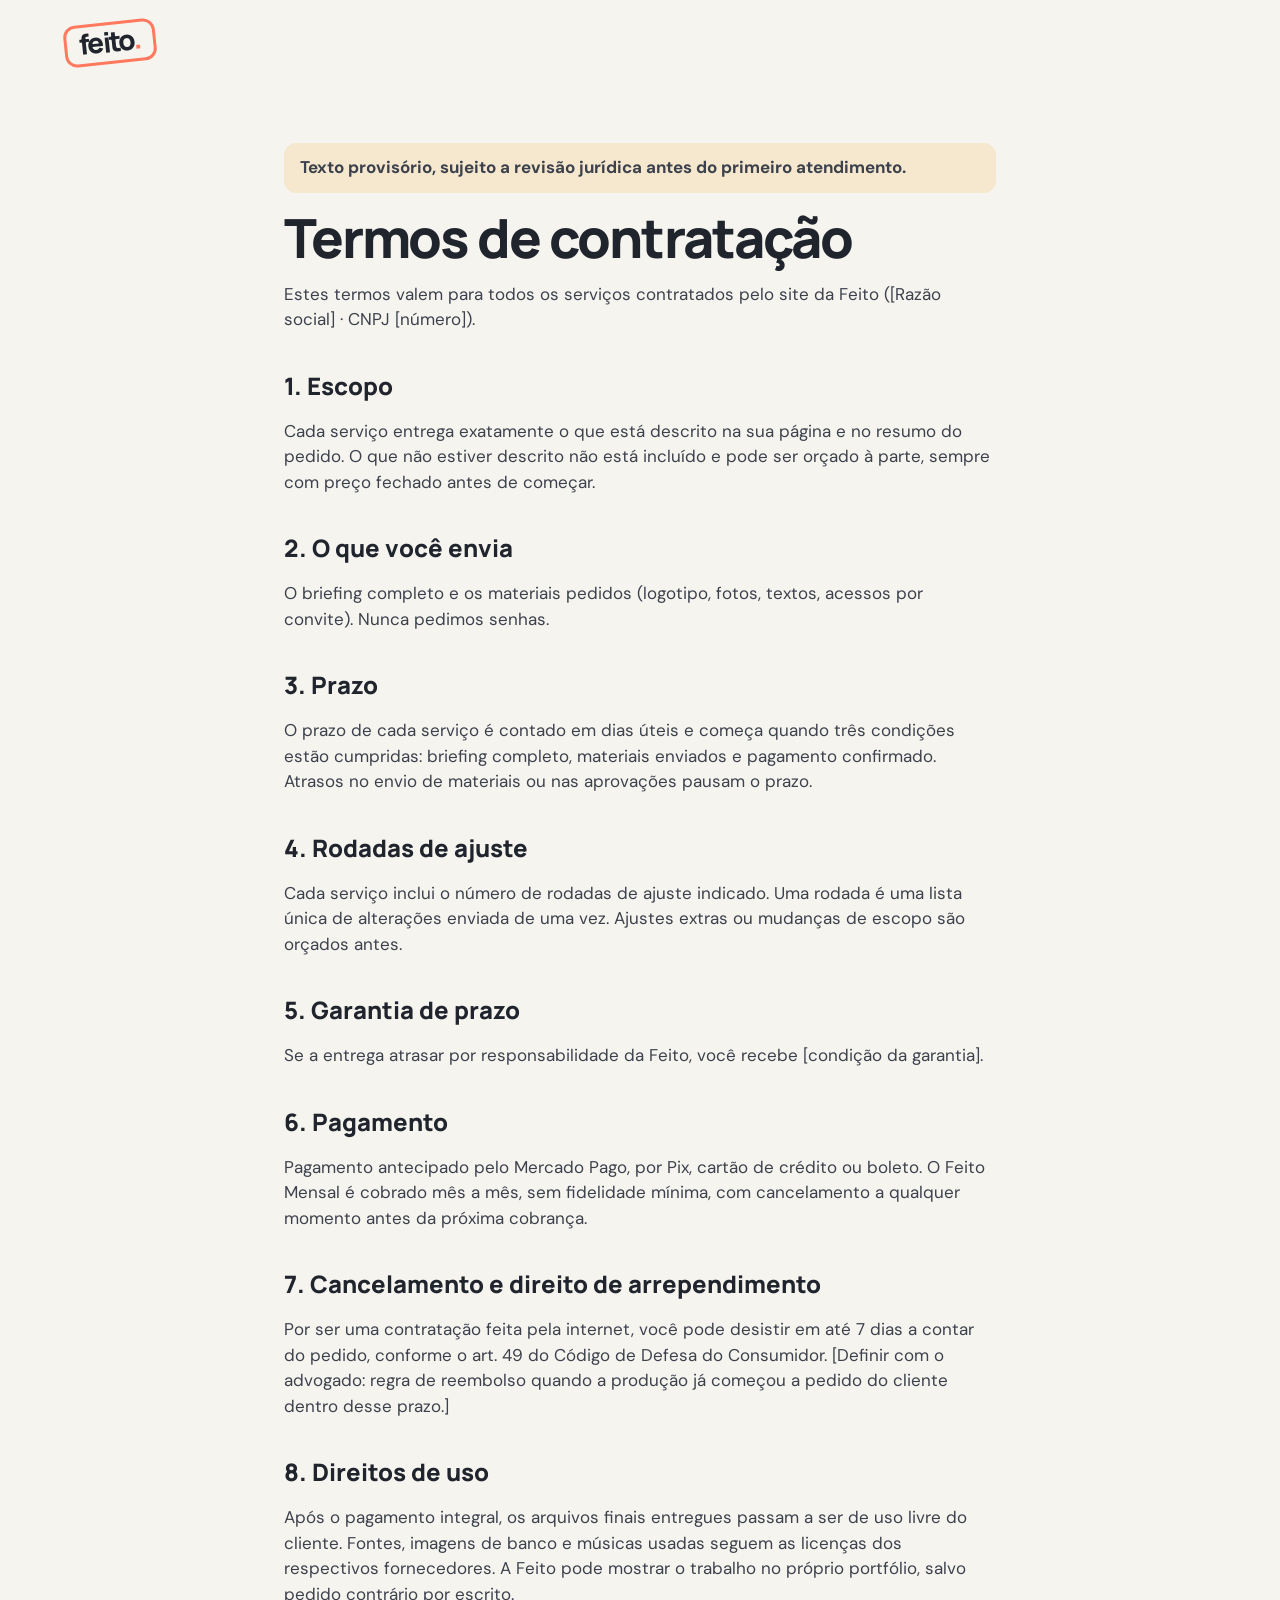
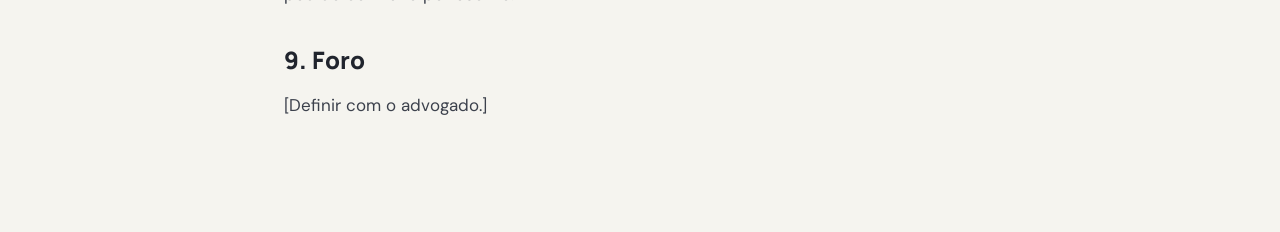
<file: termos.html>
<!doctype html>
<html lang="pt-BR">
<head>
<meta charset="utf-8">
<meta name="viewport" content="width=device-width, initial-scale=1">
<title>Termos de contratação · Feito</title>
<meta name="theme-color" content="#20242D">
<link rel="icon" href="assets/favicon.svg" type="image/svg+xml">
<link rel="preconnect" href="https://fonts.googleapis.com">
<link rel="preconnect" href="https://fonts.gstatic.com" crossorigin>
<link href="https://fonts.googleapis.com/css2?family=Manrope:wght@700;800&family=DM+Sans:wght@400;500;700&display=swap" rel="stylesheet">
<link rel="stylesheet" href="assets/style.css">
<script src="assets/config.js" defer></script>
<script src="assets/site.js" defer></script>
</head>
<body>
<header class="wrap site-header">
  <a href="index.html" class="carimbo" aria-label="Feito, voltar ao início">feito<span class="ponto">.</span></a>
</header>
<main class="narrow legal">
  <p class="faixa-aviso">Texto provisório, sujeito a revisão jurídica antes do primeiro atendimento.</p>
  <h1 class="display h-sec">Termos de contratação</h1>
  <p>Estes termos valem para todos os serviços contratados pelo site da Feito (<span data-empresa></span>).</p>

  <h2>1. Escopo</h2>
  <p>Cada serviço entrega exatamente o que está descrito na sua página e no resumo do pedido. O que não estiver descrito não está incluído e pode ser orçado à parte, sempre com preço fechado antes de começar.</p>

  <h2>2. O que você envia</h2>
  <p>O briefing completo e os materiais pedidos (logotipo, fotos, textos, acessos por convite). Nunca pedimos senhas.</p>

  <h2>3. Prazo</h2>
  <p>O prazo de cada serviço é contado em dias úteis e começa quando três condições estão cumpridas: briefing completo, materiais enviados e pagamento confirmado. Atrasos no envio de materiais ou nas aprovações pausam o prazo.</p>

  <h2>4. Rodadas de ajuste</h2>
  <p>Cada serviço inclui o número de rodadas de ajuste indicado. Uma rodada é uma lista única de alterações enviada de uma vez. Ajustes extras ou mudanças de escopo são orçados antes.</p>

  <h2>5. Garantia de prazo</h2>
  <p>Se a entrega atrasar por responsabilidade da Feito, você recebe <span data-garantia>[condição da garantia]</span>.</p>

  <h2>6. Pagamento</h2>
  <p>Pagamento antecipado pelo Mercado Pago, por Pix, cartão de crédito ou boleto. O Feito Mensal é cobrado mês a mês, sem fidelidade mínima, com cancelamento a qualquer momento antes da próxima cobrança.</p>

  <h2>7. Cancelamento e direito de arrependimento</h2>
  <p>Por ser uma contratação feita pela internet, você pode desistir em até 7 dias a contar do pedido, conforme o art. 49 do Código de Defesa do Consumidor. [Definir com o advogado: regra de reembolso quando a produção já começou a pedido do cliente dentro desse prazo.]</p>

  <h2>8. Direitos de uso</h2>
  <p>Após o pagamento integral, os arquivos finais entregues passam a ser de uso livre do cliente. Fontes, imagens de banco e músicas usadas seguem as licenças dos respectivos fornecedores. A Feito pode mostrar o trabalho no próprio portfólio, salvo pedido contrário por escrito.</p>

  <h2>9. Foro</h2>
  <p>[Definir com o advogado.]</p>
</main>
</body>
</html>
</file>
<file: assets/style.css>
/* Feito. Estilos compartilhados */
:root {
  --grafite: #20242D;
  --coral: #FF795F;
  --creme: #F5E8CE;
  --salvia: #BFD6C5;
  --offwhite: #F5F4EF;
  --branco: #FFFFFF;
  --texto-2: #3C414C;
  --texto-3: #5A5F6B;
  --borda: #E2E0D8;
  --borda-2: #D6D4CC;
  --claro-sobre-escuro: #C9CCD3;
  --display: 'Manrope', system-ui, sans-serif;
  --corpo: 'DM Sans', system-ui, sans-serif;
}

* { box-sizing: border-box; }
html { scroll-behavior: smooth; }
body { margin: 0; background: var(--offwhite); color: var(--grafite); font: 400 17px/1.5 var(--corpo); }
img, svg { display: block; }
a { color: var(--grafite); }
a:hover { color: #000; }
:focus-visible { outline: 3px solid var(--grafite); outline-offset: 3px; }
.sr-only { position: absolute; width: 1px; height: 1px; overflow: hidden; clip: rect(0 0 0 0); white-space: nowrap; }

.wrap { max-width: 1200px; margin: 0 auto; padding-left: 24px; padding-right: 24px; }
.narrow { max-width: 760px; margin: 0 auto; padding-left: 24px; padding-right: 24px; }

/* Tipografia */
.display { font-family: var(--display); font-weight: 800; letter-spacing: -0.035em; line-height: 1.02; margin: 0; }
.h-hero { font-size: clamp(48px, 7vw, 96px); line-height: 0.96; letter-spacing: -0.045em; }
.h-sec { font-size: clamp(34px, 4.5vw, 54px); }
.h-card { font-size: 25px; line-height: 1.1; letter-spacing: -0.025em; }
.eyebrow { font-size: 14px; font-weight: 700; letter-spacing: 0.12em; text-transform: uppercase; color: var(--texto-3); }
.lead { font-size: clamp(18px, 2vw, 21px); color: var(--texto-2); margin: 0; }
.muted { color: var(--texto-3); }
.ponto { color: var(--coral); }

/* Carimbo */
.carimbo { display: inline-block; transform: rotate(-6deg); border: 3px solid var(--coral); border-radius: 12px; padding: 2px 12px 6px; font-family: var(--display); font-weight: 800; font-size: 28px; letter-spacing: -0.06em; line-height: 1; color: var(--grafite); text-decoration: none; }
.carimbo--claro { color: var(--offwhite); }
.carimbo--g { border-width: 7px; border-radius: 26px; padding: 6px 22px 14px; font-size: 64px; background: var(--offwhite); }

/* Botões */
.btn { display: inline-flex; align-items: center; justify-content: center; gap: 8px; min-height: 48px; padding: 14px 26px; border-radius: 999px; font: 700 17px var(--corpo); text-decoration: none; border: 2px solid transparent; cursor: pointer; }
.btn--coral { background: var(--coral); color: var(--grafite); }
.btn--escuro { background: var(--grafite); color: var(--offwhite); }
.btn--escuro:hover { color: var(--branco); background: #11141a; }
.btn--contorno { border-color: var(--grafite); background: transparent; color: var(--grafite); }
.btn--contorno-claro { border-color: var(--offwhite); color: var(--offwhite); }
.btn--sm { min-height: 44px; padding: 10px 18px; font-size: 15px; }
.btn[disabled] { background: var(--borda); color: var(--texto-3); cursor: not-allowed; }
.link-btn { background: none; border: 0; padding: 8px 0; font: 500 16px var(--corpo); color: var(--texto-2); text-decoration: underline; cursor: pointer; }

/* Etiquetas */
.tag { display: inline-block; font-weight: 700; font-size: 14px; padding: 5px 12px; border-radius: 999px; background: var(--creme); color: var(--grafite); }
.tag--salvia { background: var(--salvia); }
.tag--coral { background: var(--coral); }

/* Ícone em círculo (destaques) */
.ico { width: 56px; height: 56px; border-radius: 50%; background: var(--grafite); display: inline-flex; align-items: center; justify-content: center; flex-shrink: 0; }
.ico svg { width: 26px; height: 26px; fill: none; stroke: var(--coral); stroke-width: 1.8; stroke-linecap: round; stroke-linejoin: round; }
.ico--g { width: 84px; height: 84px; box-shadow: 0 0 0 3px var(--offwhite), 0 0 0 5px var(--borda-2); }
.ico--g svg { width: 36px; height: 36px; }
.ico--p { width: 40px; height: 40px; }
.ico--p svg { width: 20px; height: 20px; }

/* Cabeçalho */
.site-header { display: flex; flex-wrap: wrap; gap: 16px; align-items: center; justify-content: space-between; padding-top: 22px; padding-bottom: 22px; }
.site-nav { display: flex; flex-wrap: wrap; gap: 22px; align-items: center; font-weight: 500; }
.site-nav a { text-decoration: none; }
@media (max-width: 720px) { .site-nav .nav-link { display: none; } }

/* Hero */
.hero { display: flex; flex-wrap: wrap; gap: 48px; align-items: center; padding-top: 56px; padding-bottom: 40px; }
.hero__texto { flex: 999 1 540px; min-width: 0; display: flex; flex-direction: column; gap: 26px; }
.hero__visual { flex: 1 1 340px; min-width: 0; display: flex; justify-content: center; padding: 24px 0 48px; }
.pedido { position: relative; width: 100%; max-width: 400px; }
.pedido__card { transform: rotate(3deg); background: var(--branco); border: 1px solid var(--borda); border-radius: 24px; padding: 30px; display: flex; flex-direction: column; gap: 14px; }
.pedido__linha { display: flex; justify-content: space-between; gap: 12px; border-bottom: 1px solid var(--borda); padding-bottom: 10px; }
.pedido__linha:last-child { border-bottom: 0; padding-bottom: 56px; }
.pedido__carimbo { position: absolute; right: -12px; bottom: -32px; transform: rotate(-9deg); }
.confianca { display: flex; flex-wrap: wrap; gap: 8px 20px; font-size: 15px; color: var(--texto-2); }
.acoes { display: flex; flex-wrap: wrap; gap: 12px; align-items: center; }

/* Atalhos */
.atalhos { display: flex; flex-wrap: wrap; gap: 28px; justify-content: center; padding-top: 32px; padding-bottom: 64px; }
.atalhos a { text-decoration: none; display: flex; flex-direction: column; gap: 10px; align-items: center; width: 104px; font-size: 15px; font-weight: 500; text-align: center; }

/* Faixas */
.faixa-escura { background: var(--grafite); color: var(--offwhite); }
.faixa-creme { background: var(--creme); }
.faixa-coral { background: var(--coral); }
.promessas { display: grid; grid-template-columns: repeat(auto-fit, minmax(240px, 1fr)); gap: 32px; padding-top: 40px; padding-bottom: 40px; }
.promessas h3 { margin: 0 0 6px; font: 800 22px var(--display); }
.promessas p { margin: 0; color: var(--claro-sobre-escuro); }

/* Seções */
.secao { padding-top: 96px; padding-bottom: 96px; display: flex; flex-direction: column; gap: 36px; }
.secao__titulo { display: flex; gap: 20px; align-items: center; }
.secao__titulo p { margin: 4px 0 0; font-size: 19px; color: var(--texto-2); }

/* Cards de serviço */
.grade-servicos { display: grid; grid-template-columns: repeat(auto-fill, minmax(320px, 1fr)); gap: 20px; }
.card { background: var(--branco); border: 1px solid var(--borda); border-radius: 20px; padding: 26px; display: flex; flex-direction: column; gap: 12px; }
.card--creme { background: var(--creme); border-color: transparent; }
.card__topo { display: flex; justify-content: space-between; align-items: center; gap: 12px; font-size: 14px; color: var(--texto-3); font-weight: 500; }
.card p { margin: 0; color: var(--texto-2); }
.card__rodape { margin-top: auto; padding-top: 14px; border-top: 1px solid var(--borda); display: flex; justify-content: space-between; align-items: center; gap: 12px; }
.card--creme .card__rodape { border-top-color: #D9CDB4; }
.preco { font: 800 26px var(--display); }
.preco-rotulo { font-size: 13px; color: var(--texto-3); }
.mensal { background: var(--grafite); color: var(--offwhite); border-radius: 24px; padding: 36px; display: flex; flex-wrap: wrap; gap: 32px; align-items: center; justify-content: space-between; }
.mensal p { color: var(--claro-sobre-escuro); margin: 0; max-width: 560px; }

/* Passos */
.passos { display: grid; grid-template-columns: repeat(auto-fit, minmax(220px, 1fr)); gap: 20px; }
.passo { background: var(--offwhite); border-radius: 20px; padding: 26px; display: flex; flex-direction: column; gap: 12px; }
.passo h3 { margin: 0; font: 800 26px var(--display); }
.passo p { margin: 0; color: var(--texto-2); }
.passo__topo { display: flex; justify-content: space-between; align-items: center; font: 800 15px var(--display); color: var(--texto-3); }

/* Garantia */
.garantia { display: flex; flex-wrap: wrap; gap: 48px; align-items: center; padding-top: 96px; padding-bottom: 96px; }
.selo { width: 240px; height: 240px; border-radius: 50%; border: 8px solid var(--coral); transform: rotate(-8deg); display: flex; flex-direction: column; align-items: center; justify-content: center; gap: 6px; }
.selo svg { width: 34px; height: 34px; fill: none; stroke: var(--coral); stroke-width: 1.8; stroke-linecap: round; stroke-linejoin: round; }

/* Cases */
.case-vazio { aspect-ratio: 4 / 3; border-radius: 20px; border: 2px dashed #B9B6AC; display: flex; align-items: center; justify-content: center; color: var(--texto-3); padding: 24px; text-align: center; }

/* FAQ */
.faq { display: flex; flex-wrap: wrap; gap: 48px; padding-top: 64px; padding-bottom: 96px; }
.faq details { border-bottom: 1px solid var(--borda-2); padding: 20px 0; }
.faq summary { display: flex; justify-content: space-between; gap: 16px; font: 700 19px var(--display); cursor: pointer; list-style: none; }
.faq summary::-webkit-details-marker { display: none; }
.faq summary::after { content: '+'; color: var(--coral); font-size: 24px; line-height: 1; }
.faq details[open] summary::after { content: '−'; }
.faq details p { margin: 12px 0 0; color: var(--texto-2); }

/* Rodapé */
.site-footer { background: var(--grafite); color: var(--claro-sobre-escuro); }
.site-footer .wrap { padding-top: 56px; padding-bottom: 56px; display: flex; flex-wrap: wrap; gap: 32px; justify-content: space-between; align-items: center; }
.site-footer a { color: var(--offwhite); }
.links-rodape { display: flex; flex-wrap: wrap; gap: 20px; font-size: 15px; }

/* Formulários */
.campo { display: flex; flex-direction: column; gap: 6px; }
.campo label, .campo legend { font-weight: 700; }
.campo .ajuda { font-size: 14px; color: var(--texto-3); font-weight: 400; }
.input, select.input, textarea.input { width: 100%; border: 2px solid var(--borda); border-radius: 12px; padding: 13px 16px; font: 400 17px var(--corpo); color: var(--grafite); background: var(--branco); }
textarea.input { min-height: 110px; resize: vertical; }
.input:focus { outline: none; border-color: var(--grafite); }
.input:user-invalid { border-color: #C2410C; }
.opcoes { display: flex; flex-wrap: wrap; gap: 10px; }
.opcoes label { display: inline-flex; gap: 8px; align-items: center; font-weight: 500; background: var(--branco); border: 2px solid var(--borda); border-radius: 999px; padding: 8px 14px; cursor: pointer; }
.opcoes input { accent-color: var(--grafite); }
.check { display: flex; gap: 12px; align-items: flex-start; font-size: 15px; color: var(--texto-2); cursor: pointer; }
.check input { width: 22px; height: 22px; margin-top: 1px; accent-color: var(--grafite); flex-shrink: 0; }
fieldset { border: 0; margin: 0; padding: 0; min-width: 0; }
.bloco { display: flex; flex-direction: column; gap: 18px; }
.aviso { background: var(--creme); border-radius: 14px; padding: 14px 18px; font-size: 15px; }
.progresso { height: 8px; border-radius: 4px; background: var(--borda); overflow: hidden; }
.progresso > div { height: 8px; background: var(--coral); width: 0; transition: width .25s ease; }
.resumo-servico { background: var(--branco); border: 1px solid var(--borda); border-radius: 18px; padding: 18px 20px; display: flex; flex-wrap: wrap; gap: 12px 24px; justify-content: space-between; align-items: center; }
.erro { color: #B42318; font-weight: 500; }
.hp { display: none; }

/* Raio-X */
.opt { cursor: pointer; text-align: left; width: 100%; background: var(--branco); border: 2px solid var(--borda); border-radius: 16px; padding: 18px 20px; font: 500 18px/1.4 var(--corpo); color: var(--grafite); display: flex; gap: 14px; align-items: center; }
.opt:hover, .opt[aria-pressed="true"] { border-color: var(--grafite); }
.opt__letra { width: 28px; height: 28px; border-radius: 50%; border: 2px solid var(--grafite); flex-shrink: 0; display: flex; align-items: center; justify-content: center; font-weight: 700; font-size: 14px; }
.barra { height: 10px; border-radius: 5px; background: var(--offwhite); overflow: hidden; }
.barra > div { height: 10px; border-radius: 5px; }
.nota { width: 200px; height: 200px; border-radius: 50%; border: 8px solid var(--coral); transform: rotate(-8deg); display: flex; flex-direction: column; align-items: center; justify-content: center; background: var(--branco); flex-shrink: 0; }
[hidden] { display: none !important; }

/* Página legal */
.legal { padding-top: 40px; padding-bottom: 96px; }
.legal h2 { font: 800 24px var(--display); margin: 36px 0 8px; }
.legal p, .legal li { color: var(--texto-2); }
.faixa-aviso { background: var(--creme); border-radius: 12px; padding: 12px 16px; font-weight: 700; }

@media (prefers-reduced-motion: reduce) { html { scroll-behavior: auto; } .progresso > div { transition: none; } }
</file>
